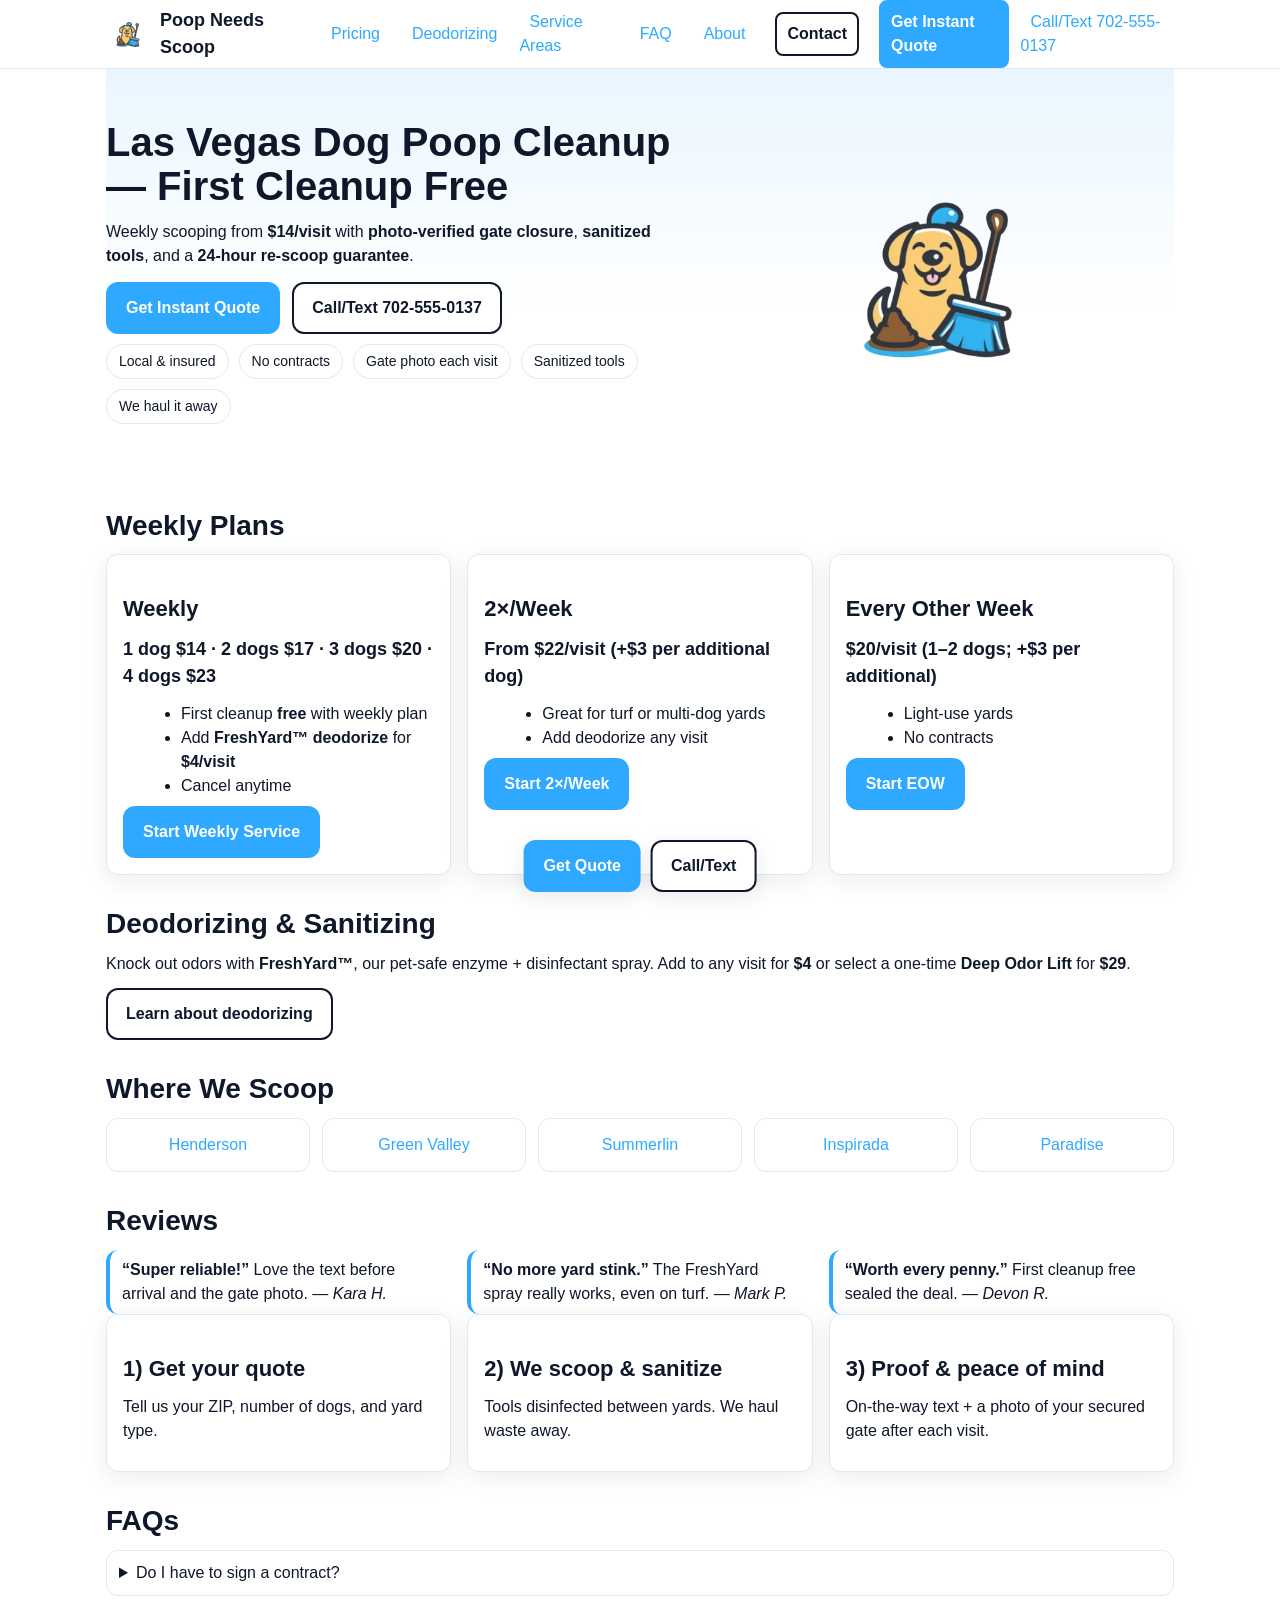
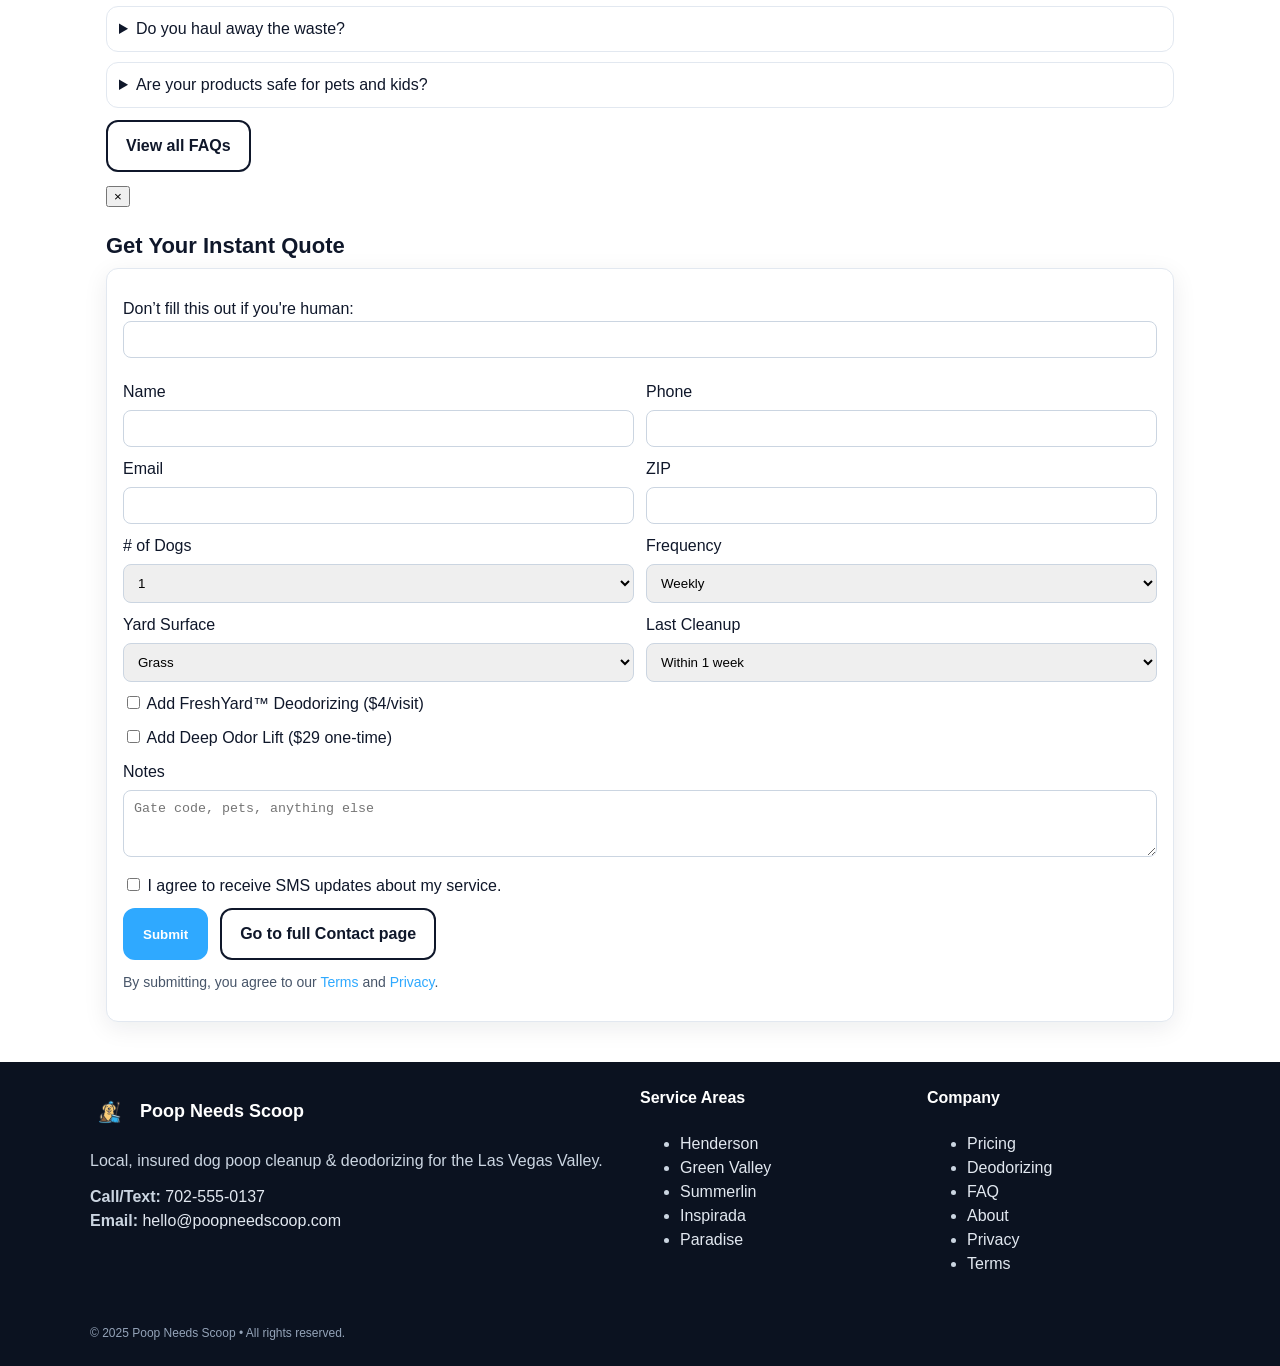
<file: index.html>
<!doctype html>
<html lang="en">
<head>
<meta charset="utf-8">
<meta name="viewport" content="width=device-width, initial-scale=1">
<title>Dog Poop Cleanup Las Vegas | First Cleanup Free – Poop Needs Scoop</title>
<meta name="description" content="Weekly pet waste removal from $14/visit. Gate‑photo proof, sanitized tools, no contracts. Serving Henderson, Green Valley, Summerlin, Inspirada & Paradise.">
<link rel="canonical" href="https://www.poopneedscoop.com/">
<link rel="icon" href="/favicon.ico">
<meta property="og:type" content="website">
<meta property="og:title" content="Dog Poop Cleanup Las Vegas | First Cleanup Free – Poop Needs Scoop">
<meta property="og:description" content="Weekly pet waste removal from $14/visit. Gate‑photo proof, sanitized tools, no contracts. Serving Henderson, Green Valley, Summerlin, Inspirada & Paradise.">
<meta property="og:url" content="https://www.poopneedscoop.com/">
<meta property="og:image" content="/assets/logo.png">
<meta name="theme-color" content="#2FA9FF">
<link rel="preload" as="image" href="/assets/logo.png">
<link rel="stylesheet" href="/assets/css/styles.css">
<script async src="https://www.googletagmanager.com/gtag/js?id=G-XXXXXXXXXX"></script>
<script>
  window.dataLayer = window.dataLayer || [];
  function gtag(){dataLayer.push(arguments);}
  gtag('js', new Date());
  gtag('config', 'G-XXXXXXXXXX');
</script>

</head>
<body>

<header class="site-header" role="banner">
  <div class="container nav">
    <a class="brand" href="/"><img src="/assets/logo.png" alt="Poop Needs Scoop logo" width="44" height="44"><span>Poop Needs Scoop</span></a>
    <button class="nav-toggle" aria-expanded="false" aria-controls="primary-nav" aria-label="Open menu">☰</button>
    <nav id="primary-nav" class="primary-nav" aria-label="Primary">
      <ul>
        <li><a href="/pricing/">Pricing</a></li>
        <li><a href="/deodorizing/">Deodorizing</a></li>
        <li class="has-sub"><a href="/service-areas/">Service Areas</a></li>
        <li><a href="/faq/">FAQ</a></li>
        <li><a href="/about/">About</a></li>
        <li><a class="btn btn-ghost" href="/contact/">Contact</a></li>
        <li><a class="btn btn-primary" data-cta="header-quote" href="/contact/">Get Instant Quote</a></li>
        <li class="phone"><a data-cta="header-call" href="tel:+1-702-555-0137">Call/Text 702-555-0137</a></li>
      </ul>
    </nav>
  </div>
</header>

<main class="container">

<section class="hero">
  <div class="container wrap">
    <div>
      <h1>Las Vegas Dog Poop Cleanup — First Cleanup Free</h1>
      <p>Weekly scooping from <strong>$14/visit</strong> with <strong>photo‑verified gate closure</strong>, <strong>sanitized tools</strong>, and a <strong>24‑hour re‑scoop guarantee</strong>.</p>
      <div class="cta-group">
        <a class="btn btn-primary" data-cta="hero-quote" href="/contact/" data-open="quote-modal">Get Instant Quote</a>
        <a class="btn btn-ghost" data-cta="hero-call" href="tel:+1-702-555-0137">Call/Text 702-555-0137</a>
      </div>
      <div class="badges">
        <span class="badge">Local & insured</span>
        <span class="badge">No contracts</span>
        <span class="badge">Gate photo each visit</span>
        <span class="badge">Sanitized tools</span>
        <span class="badge">We haul it away</span>
      </div>
    </div>
    <div>
      <img src="/assets/logo.png" alt="Poop Needs Scoop mascot" width="280" height="280" style="display:block;margin:auto;">
    </div>
  </div>
</section>

<section>
  <h2>Weekly Plans</h2>
  <div class="grid-3">
    <div class="card plan">
      <h3>Weekly</h3>
      <p class="plan-price">1 dog $14 · 2 dogs $17 · 3 dogs $20 · 4 dogs $23</p>
      <ul>
        <li>First cleanup <strong>free</strong> with weekly plan</li>
        <li>Add <strong>FreshYard™ deodorize</strong> for <strong>$4/visit</strong></li>
        <li>Cancel anytime</li>
      </ul>
      <a class="btn btn-primary" data-cta="plan-weekly" href="/contact/">Start Weekly Service</a>
    </div>
    <div class="card plan">
      <h3>2×/Week</h3>
      <p class="plan-price">From $22/visit (+$3 per additional dog)</p>
      <ul>
        <li>Great for turf or multi‑dog yards</li>
        <li>Add deodorize any visit</li>
      </ul>
      <a class="btn btn-primary" data-cta="plan-2x" href="/contact/">Start 2×/Week</a>
    </div>
    <div class="card plan">
      <h3>Every Other Week</h3>
      <p class="plan-price">$20/visit (1–2 dogs; +$3 per additional)</p>
      <ul>
        <li>Light‑use yards</li>
        <li>No contracts</li>
      </ul>
      <a class="btn btn-primary" data-cta="plan-eow" href="/contact/">Start EOW</a>
    </div>
  </div>
</section>

<section>
  <h2>Deodorizing & Sanitizing</h2>
  <p>Knock out odors with <strong>FreshYard™</strong>, our pet‑safe enzyme + disinfectant spray. Add to any visit for <strong>$4</strong> or select a one‑time <strong>Deep Odor Lift</strong> for <strong>$29</strong>.</p>
  <p><a class="btn btn-ghost" href="/deodorizing/" data-cta="home-deodorizing">Learn about deodorizing</a></p>
</section>

<section>
  <h2>Where We Scoop</h2>
  <div class="service-cards">
    <a href="/service-areas/henderson/">Henderson</a>
    <a href="/service-areas/green-valley/">Green Valley</a>
    <a href="/service-areas/summerlin/">Summerlin</a>
    <a href="/service-areas/inspirada/">Inspirada</a>
    <a href="/service-areas/paradise/">Paradise</a>
  </div>
</section>

<section>
  <h2>Reviews</h2>
  <div class="reviews">
    <div class="review"><strong>“Super reliable!”</strong> Love the text before arrival and the gate photo. — <em>Kara H.</em></div>
    <div class="review"><strong>“No more yard stink.”</strong> The FreshYard spray really works, even on turf. — <em>Mark P.</em></div>
    <div class="review"><strong>“Worth every penny.”</strong> First cleanup free sealed the deal. — <em>Devon R.</em></div>
  </div>
</section>

<section class="process">
  <div class="card">
    <h3>1) Get your quote</h3>
    <p>Tell us your ZIP, number of dogs, and yard type.</p>
  </div>
  <div class="card">
    <h3>2) We scoop & sanitize</h3>
    <p>Tools disinfected between yards. We haul waste away.</p>
  </div>
  <div class="card">
    <h3>3) Proof & peace of mind</h3>
    <p>On‑the‑way text + a photo of your secured gate after each visit.</p>
  </div>
</section>

<section class="faq">
  <h2>FAQs</h2>
  <details>
    <summary>Do I have to sign a contract?</summary>
    <p>No—cancel anytime. Our weekly plans are commitment‑free.</p>
  </details>
  <details>
    <summary>Do you haul away the waste?</summary>
    <p>Yes. We remove it from your property after each visit.</p>
  </details>
  <details>
    <summary>Are your products safe for pets and kids?</summary>
    <p>Yes. FreshYard™ uses an enzyme + disinfectant that is pet‑ and kid‑safe once dry.</p>
  </details>
  <p><a href="/faq/" class="btn btn-ghost" data-cta="faq-more">View all FAQs</a></p>
</section>

<!-- Quote modal (optional, JS opens it) -->
<div id="quote-modal" class="modal" aria-hidden="true">
  <div class="panel">
    <button class="close" aria-label="Close">×</button>
    <h3>Get Your Instant Quote</h3>
    <form name="instant-quote" method="POST" action="/thanks/" data-netlify="true" netlify-honeypot="bot-field">
      <input type="hidden" name="form-name" value="instant-quote">
      <p class="hidden"><label>Don’t fill this out if you're human: <input name="bot-field" /></label></p>
      <div class="form-row">
        <div><label for="name">Name</label><input id="name" name="Name" required></div>
        <div><label for="phone">Phone</label><input id="phone" name="Phone" required></div>
      </div>
      <div class="form-row">
        <div><label for="email">Email</label><input type="email" id="email" name="Email" required></div>
        <div><label for="zip">ZIP</label><input id="zip" name="ZIP" required pattern="\d5" inputmode="numeric"></div>
      </div>
      <div class="form-row">
        <div><label for="dogs"># of Dogs</label>
          <select id="dogs" name="Dogs">
            <option>1</option><option>2</option><option>3</option><option>4</option><option>5</option><option>6</option>
          </select></div>
        <div><label for="freq">Frequency</label>
          <select id="freq" name="Frequency">
            <option>Weekly</option><option>2×/Week</option><option>Every Other Week</option><option>One‑time</option>
          </select></div>
      </div>
      <div class="form-row">
        <div><label for="surface">Yard Surface</label>
          <select id="surface" name="Surface">
            <option>Grass</option><option>Turf</option><option>Rock</option><option>Mix</option>
          </select></div>
        <div><label for="last">Last Cleanup</label>
          <select id="last" name="Last Cleanup">
            <option>Within 1 week</option><option>1–2 weeks</option><option>&gt; 2 weeks</option>
          </select></div>
      </div>
      <label><input type="checkbox" name="Add Deodorizing" value="Yes" data-addon="FreshYard"> Add FreshYard™ Deodorizing ($4/visit)</label>
      <label><input type="checkbox" name="Deep Odor Lift" value="Yes" data-addon="Deep Odor"> Add Deep Odor Lift ($29 one‑time)</label>
      <label for="notes">Notes</label><textarea id="notes" name="Notes" rows="3" placeholder="Gate code, pets, anything else"></textarea>
      <label><input type="checkbox" name="SMS Opt-in" value="Yes"> I agree to receive SMS updates about my service.</label>
      <div class="form-actions"><button class="btn btn-primary" type="submit">Submit</button>
      <a class="btn btn-ghost" href="/contact/">Go to full Contact page</a></div>
      <p class="small">By submitting, you agree to our <a href="/terms/">Terms</a> and <a href="/privacy/">Privacy</a>.</p>
    </form>
  </div>
</div>

<script type="application/ld+json">
{
  "@context":"https://schema.org",
  "@type":"LocalBusiness",
  "@id":"https://www.poopneedscoop.com/#business",
  "name":"Poop Needs Scoop",
  "image":"https://www.poopneedscoop.com/assets/logo.png",
  "url":"https://www.poopneedscoop.com/",
  "telephone":"+1-702-555-0137",
  "priceRange":"$$",
  "description":"Dog poop cleanup and yard deodorizing service in the Las Vegas Valley. First cleanup free with weekly plans. No contracts.",
  "areaServed":[
    {"@type":"City","name":"Las Vegas"},
    {"@type":"City","name":"Henderson"},
    {"@type":"AdministrativeArea","name":"Green Valley"},
    {"@type":"AdministrativeArea","name":"Summerlin"},
    {"@type":"AdministrativeArea","name":"Inspirada"},
    {"@type":"AdministrativeArea","name":"Paradise"}
  ],
  "openingHoursSpecification":[
    {"@type":"OpeningHoursSpecification","dayOfWeek":["Monday","Tuesday","Wednesday","Thursday","Friday"],"opens":"08:00","closes":"18:00"},
    {"@type":"OpeningHoursSpecification","dayOfWeek":["Saturday"],"opens":"09:00","closes":"15:00"}
  ]
}
</script>

</main>

<footer class="site-footer">
  <div class="container footer-grid">
    <div>
      <a class="brand" href="/"><img src="/assets/logo.png" width="40" height="40" alt="Poop Needs Scoop logo"><span>Poop Needs Scoop</span></a>
      <p>Local, insured dog poop cleanup & deodorizing for the Las Vegas Valley.</p>
      <p><strong>Call/Text:</strong> <a href="tel:+1-702-555-0137" data-track="click_call">702-555-0137</a><br>
      <strong>Email:</strong> <a href="mailto:hello@poopneedscoop.com">hello@poopneedscoop.com</a></p>
    </div>
    <div>
      <h4>Service Areas</h4>
      <ul>
        <li><a href="/service-areas/henderson/">Henderson</a></li>
        <li><a href="/service-areas/green-valley/">Green Valley</a></li>
        <li><a href="/service-areas/summerlin/">Summerlin</a></li>
        <li><a href="/service-areas/inspirada/">Inspirada</a></li>
        <li><a href="/service-areas/paradise/">Paradise</a></li>
      </ul>
    </div>
    <div>
      <h4>Company</h4>
      <ul>
        <li><a href="/pricing/">Pricing</a></li>
        <li><a href="/deodorizing/">Deodorizing</a></li>
        <li><a href="/faq/">FAQ</a></li>
        <li><a href="/about/">About</a></li>
        <li><a href="/privacy/">Privacy</a></li>
        <li><a href="/terms/">Terms</a></li>
      </ul>
    </div>
  </div>
  <div class="container tiny">© 2025 Poop Needs Scoop • All rights reserved.</div>
</footer>
<div class="sticky-cta">
  <a class="btn btn-primary" data-cta="sticky-quote" href="/contact/">Get Quote</a>
  <a class="btn btn-ghost" data-cta="sticky-call" href="tel:+1-702-555-0137">Call/Text</a>
</div>
<script src="/assets/js/app.js"></script>

</body>
</html>
</file>
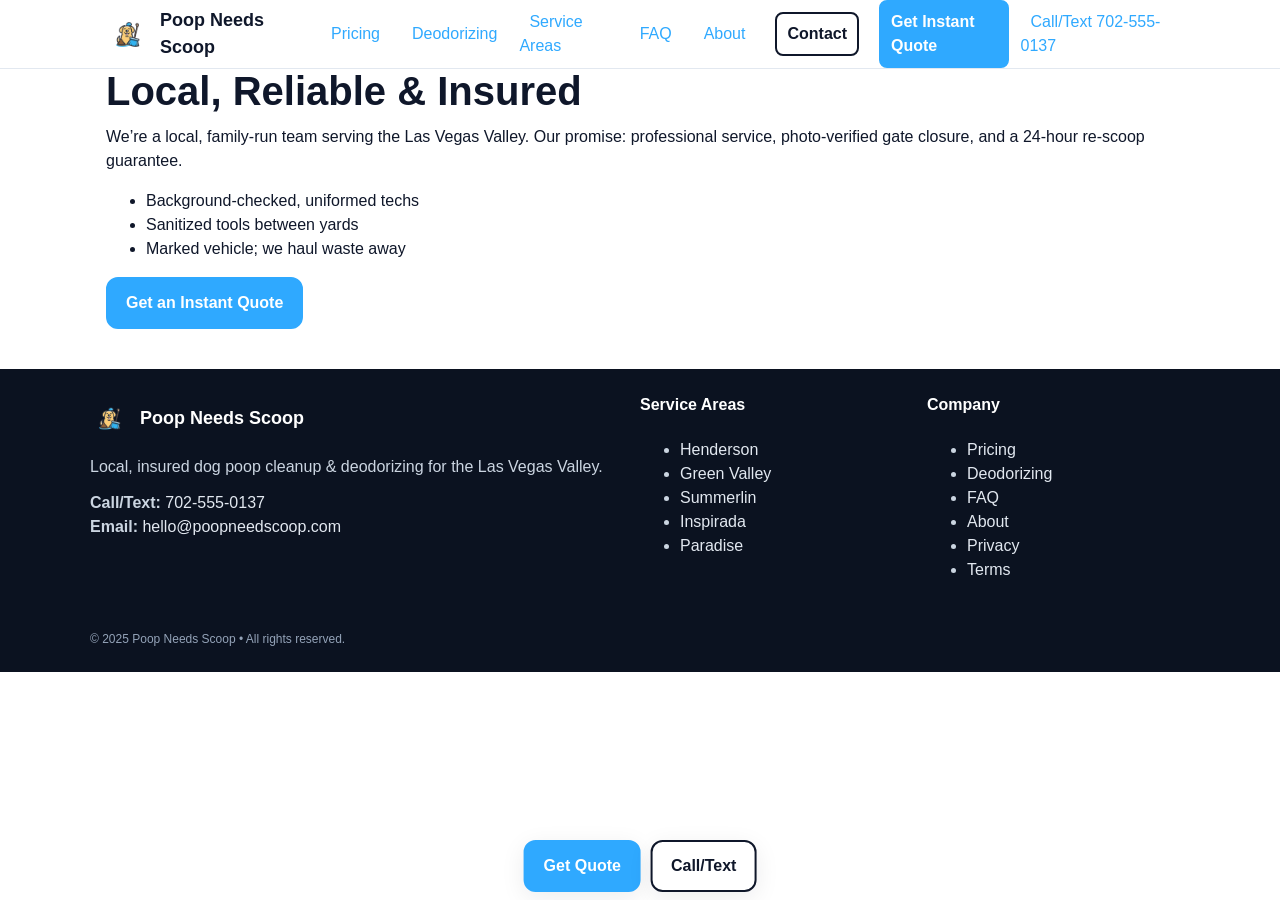
<file: about/index.html>
<!doctype html>
<html lang="en">
<head>
<meta charset="utf-8">
<meta name="viewport" content="width=device-width, initial-scale=1">
<title>About Poop Needs Scoop | Local, Insured Pet Waste Removal</title>
<meta name="description" content="Family‑run Las Vegas pooper scooper service. Photo‑verified gate closure and a 24‑hour re‑scoop guarantee.">
<link rel="canonical" href="https://www.poopneedscoop.com/about/">
<link rel="icon" href="/favicon.ico">
<meta property="og:type" content="website">
<meta property="og:title" content="About Poop Needs Scoop | Local, Insured Pet Waste Removal">
<meta property="og:description" content="Family‑run Las Vegas pooper scooper service. Photo‑verified gate closure and a 24‑hour re‑scoop guarantee.">
<meta property="og:url" content="https://www.poopneedscoop.com/about/">
<meta property="og:image" content="/assets/logo.png">
<meta name="theme-color" content="#2FA9FF">
<link rel="preload" as="image" href="/assets/logo.png">
<link rel="stylesheet" href="/assets/css/styles.css">
<script async src="https://www.googletagmanager.com/gtag/js?id=G-XXXXXXXXXX"></script>
<script>
  window.dataLayer = window.dataLayer || [];
  function gtag(){dataLayer.push(arguments);}
  gtag('js', new Date());
  gtag('config', 'G-XXXXXXXXXX');
</script>

</head>
<body>

<header class="site-header" role="banner">
  <div class="container nav">
    <a class="brand" href="/"><img src="/assets/logo.png" alt="Poop Needs Scoop logo" width="44" height="44"><span>Poop Needs Scoop</span></a>
    <button class="nav-toggle" aria-expanded="false" aria-controls="primary-nav" aria-label="Open menu">☰</button>
    <nav id="primary-nav" class="primary-nav" aria-label="Primary">
      <ul>
        <li><a href="/pricing/">Pricing</a></li>
        <li><a href="/deodorizing/">Deodorizing</a></li>
        <li class="has-sub"><a href="/service-areas/">Service Areas</a></li>
        <li><a href="/faq/">FAQ</a></li>
        <li><a href="/about/">About</a></li>
        <li><a class="btn btn-ghost" href="/contact/">Contact</a></li>
        <li><a class="btn btn-primary" data-cta="header-quote" href="/contact/">Get Instant Quote</a></li>
        <li class="phone"><a data-cta="header-call" href="tel:+1-702-555-0137">Call/Text 702-555-0137</a></li>
      </ul>
    </nav>
  </div>
</header>

<main class="container">

<section>
  <h1>Local, Reliable & Insured</h1>
  <p>We’re a local, family‑run team serving the Las Vegas Valley. Our promise: professional service, photo‑verified gate closure, and a 24‑hour re‑scoop guarantee.</p>
  <ul>
    <li>Background‑checked, uniformed techs</li>
    <li>Sanitized tools between yards</li>
    <li>Marked vehicle; we haul waste away</li>
  </ul>
  <p><a class="btn btn-primary" href="/contact/" data-cta="about-quote">Get an Instant Quote</a></p>
</section>

</main>

<footer class="site-footer">
  <div class="container footer-grid">
    <div>
      <a class="brand" href="/"><img src="/assets/logo.png" width="40" height="40" alt="Poop Needs Scoop logo"><span>Poop Needs Scoop</span></a>
      <p>Local, insured dog poop cleanup & deodorizing for the Las Vegas Valley.</p>
      <p><strong>Call/Text:</strong> <a href="tel:+1-702-555-0137" data-track="click_call">702-555-0137</a><br>
      <strong>Email:</strong> <a href="mailto:hello@poopneedscoop.com">hello@poopneedscoop.com</a></p>
    </div>
    <div>
      <h4>Service Areas</h4>
      <ul>
        <li><a href="/service-areas/henderson/">Henderson</a></li>
        <li><a href="/service-areas/green-valley/">Green Valley</a></li>
        <li><a href="/service-areas/summerlin/">Summerlin</a></li>
        <li><a href="/service-areas/inspirada/">Inspirada</a></li>
        <li><a href="/service-areas/paradise/">Paradise</a></li>
      </ul>
    </div>
    <div>
      <h4>Company</h4>
      <ul>
        <li><a href="/pricing/">Pricing</a></li>
        <li><a href="/deodorizing/">Deodorizing</a></li>
        <li><a href="/faq/">FAQ</a></li>
        <li><a href="/about/">About</a></li>
        <li><a href="/privacy/">Privacy</a></li>
        <li><a href="/terms/">Terms</a></li>
      </ul>
    </div>
  </div>
  <div class="container tiny">© 2025 Poop Needs Scoop • All rights reserved.</div>
</footer>
<div class="sticky-cta">
  <a class="btn btn-primary" data-cta="sticky-quote" href="/contact/">Get Quote</a>
  <a class="btn btn-ghost" data-cta="sticky-call" href="tel:+1-702-555-0137">Call/Text</a>
</div>
<script src="/assets/js/app.js"></script>

</body>
</html>
</file>
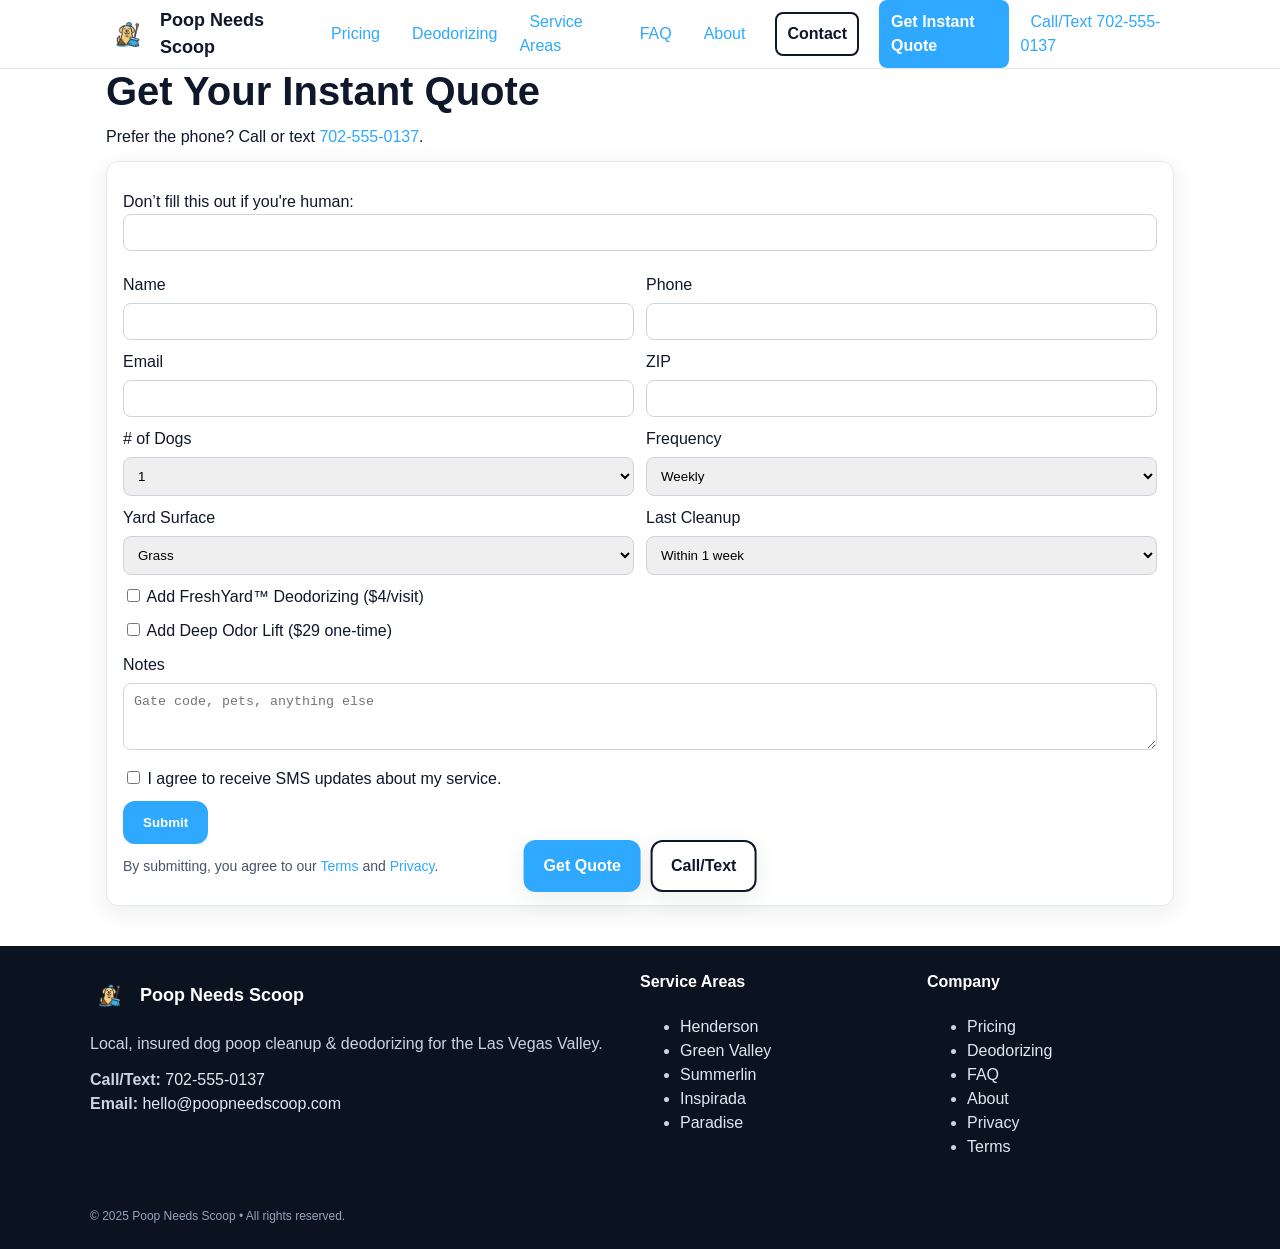
<file: contact/index.html>
<!doctype html>
<html lang="en">
<head>
<meta charset="utf-8">
<meta name="viewport" content="width=device-width, initial-scale=1">
<title>Get an Instant Quote | Call/Text 702‑555‑0137</title>
<meta name="description" content="Enter your ZIP and # of dogs for a fast quote. Or call/text us—no contracts, first cleanup free with weekly service.">
<link rel="canonical" href="https://www.poopneedscoop.com/contact/">
<link rel="icon" href="/favicon.ico">
<meta property="og:type" content="website">
<meta property="og:title" content="Get an Instant Quote | Call/Text 702‑555‑0137">
<meta property="og:description" content="Enter your ZIP and # of dogs for a fast quote. Or call/text us—no contracts, first cleanup free with weekly service.">
<meta property="og:url" content="https://www.poopneedscoop.com/contact/">
<meta property="og:image" content="/assets/logo.png">
<meta name="theme-color" content="#2FA9FF">
<link rel="preload" as="image" href="/assets/logo.png">
<link rel="stylesheet" href="/assets/css/styles.css">
<script async src="https://www.googletagmanager.com/gtag/js?id=G-XXXXXXXXXX"></script>
<script>
  window.dataLayer = window.dataLayer || [];
  function gtag(){dataLayer.push(arguments);}
  gtag('js', new Date());
  gtag('config', 'G-XXXXXXXXXX');
</script>

</head>
<body>

<header class="site-header" role="banner">
  <div class="container nav">
    <a class="brand" href="/"><img src="/assets/logo.png" alt="Poop Needs Scoop logo" width="44" height="44"><span>Poop Needs Scoop</span></a>
    <button class="nav-toggle" aria-expanded="false" aria-controls="primary-nav" aria-label="Open menu">☰</button>
    <nav id="primary-nav" class="primary-nav" aria-label="Primary">
      <ul>
        <li><a href="/pricing/">Pricing</a></li>
        <li><a href="/deodorizing/">Deodorizing</a></li>
        <li class="has-sub"><a href="/service-areas/">Service Areas</a></li>
        <li><a href="/faq/">FAQ</a></li>
        <li><a href="/about/">About</a></li>
        <li><a class="btn btn-ghost" href="/contact/">Contact</a></li>
        <li><a class="btn btn-primary" data-cta="header-quote" href="/contact/">Get Instant Quote</a></li>
        <li class="phone"><a data-cta="header-call" href="tel:+1-702-555-0137">Call/Text 702-555-0137</a></li>
      </ul>
    </nav>
  </div>
</header>

<main class="container">

<section>
  <h1>Get Your Instant Quote</h1>
  <p>Prefer the phone? Call or text <a href="tel:+1-702-555-0137">702-555-0137</a>.</p>
  <form name="instant-quote" method="POST" action="/thanks/" data-netlify="true" netlify-honeypot="bot-field">
    <input type="hidden" name="form-name" value="instant-quote">
    <p class="hidden"><label>Don’t fill this out if you're human: <input name="bot-field" /></label></p>
    <div class="form-row">
      <div><label for="name">Name</label><input id="name" name="Name" required></div>
      <div><label for="phone">Phone</label><input id="phone" name="Phone" required></div>
    </div>
    <div class="form-row">
      <div><label for="email">Email</label><input type="email" id="email" name="Email" required></div>
      <div><label for="zip">ZIP</label><input id="zip" name="ZIP" required pattern="\d{5}" inputmode="numeric"></div>
    </div>
    <div class="form-row">
      <div><label for="dogs"># of Dogs</label>
        <select id="dogs" name="Dogs"><option>1</option><option>2</option><option>3</option><option>4</option><option>5</option><option>6</option></select></div>
      <div><label for="freq">Frequency</label>
        <select id="freq" name="Frequency"><option>Weekly</option><option>2×/Week</option><option>Every Other Week</option><option>One‑time</option></select></div>
    </div>
    <div class="form-row">
      <div><label for="surface">Yard Surface</label>
        <select id="surface" name="Surface"><option>Grass</option><option>Turf</option><option>Rock</option><option>Mix</option></select></div>
      <div><label for="last">Last Cleanup</label>
        <select id="last" name="Last Cleanup"><option>Within 1 week</option><option>1–2 weeks</option><option>&gt; 2 weeks</option></select></div>
    </div>
    <label><input type="checkbox" name="Add Deodorizing" value="Yes" data-addon="FreshYard"> Add FreshYard™ Deodorizing ($4/visit)</label>
    <label><input type="checkbox" name="Deep Odor Lift" value="Yes" data-addon="Deep Odor"> Add Deep Odor Lift ($29 one‑time)</label>
    <label for="notes">Notes</label><textarea id="notes" name="Notes" rows="3" placeholder="Gate code, pets, anything else"></textarea>
    <label><input type="checkbox" name="SMS Opt-in" value="Yes"> I agree to receive SMS updates about my service.</label>
    <div class="form-actions"><button class="btn btn-primary" type="submit">Submit</button></div>
    <p class="small">By submitting, you agree to our <a href="/terms/">Terms</a> and <a href="/privacy/">Privacy</a>.</p>
  </form>
</section>

</main>

<footer class="site-footer">
  <div class="container footer-grid">
    <div>
      <a class="brand" href="/"><img src="/assets/logo.png" width="40" height="40" alt="Poop Needs Scoop logo"><span>Poop Needs Scoop</span></a>
      <p>Local, insured dog poop cleanup & deodorizing for the Las Vegas Valley.</p>
      <p><strong>Call/Text:</strong> <a href="tel:+1-702-555-0137" data-track="click_call">702-555-0137</a><br>
      <strong>Email:</strong> <a href="mailto:hello@poopneedscoop.com">hello@poopneedscoop.com</a></p>
    </div>
    <div>
      <h4>Service Areas</h4>
      <ul>
        <li><a href="/service-areas/henderson/">Henderson</a></li>
        <li><a href="/service-areas/green-valley/">Green Valley</a></li>
        <li><a href="/service-areas/summerlin/">Summerlin</a></li>
        <li><a href="/service-areas/inspirada/">Inspirada</a></li>
        <li><a href="/service-areas/paradise/">Paradise</a></li>
      </ul>
    </div>
    <div>
      <h4>Company</h4>
      <ul>
        <li><a href="/pricing/">Pricing</a></li>
        <li><a href="/deodorizing/">Deodorizing</a></li>
        <li><a href="/faq/">FAQ</a></li>
        <li><a href="/about/">About</a></li>
        <li><a href="/privacy/">Privacy</a></li>
        <li><a href="/terms/">Terms</a></li>
      </ul>
    </div>
  </div>
  <div class="container tiny">© 2025 Poop Needs Scoop • All rights reserved.</div>
</footer>
<div class="sticky-cta">
  <a class="btn btn-primary" data-cta="sticky-quote" href="/contact/">Get Quote</a>
  <a class="btn btn-ghost" data-cta="sticky-call" href="tel:+1-702-555-0137">Call/Text</a>
</div>
<script src="/assets/js/app.js"></script>

</body>
</html>
</file>
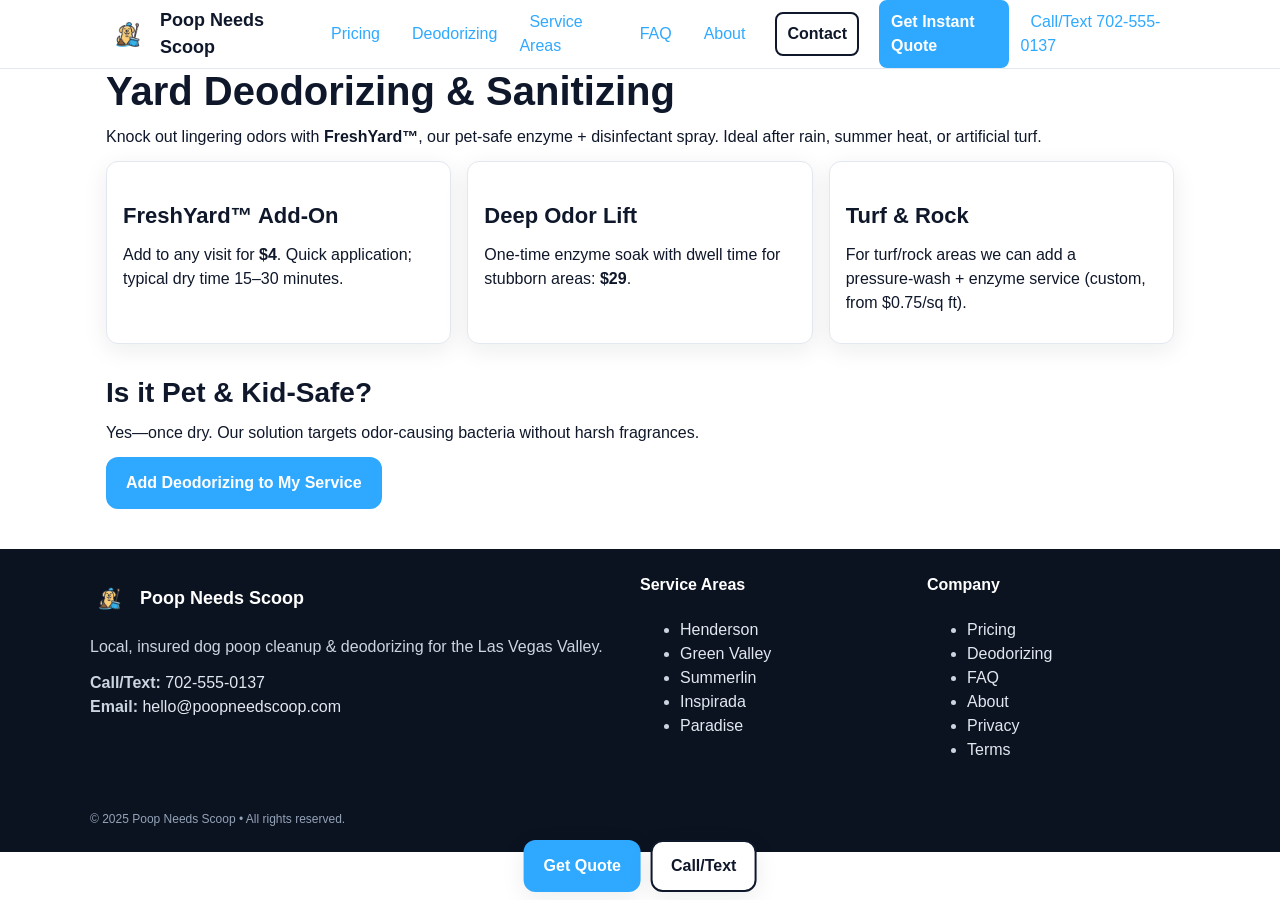
<file: deodorizing/index.html>
<!doctype html>
<html lang="en">
<head>
<meta charset="utf-8">
<meta name="viewport" content="width=device-width, initial-scale=1">
<title>Yard Deodorizing & Sanitizing Las Vegas | Pet‑Safe Odor Control</title>
<meta name="description" content="Knock out odors with enzyme + disinfectant. Add to weekly service for $4/visit or choose Deep Odor Lift for $29. Safe for pets & kids once dry.">
<link rel="canonical" href="https://www.poopneedscoop.com/deodorizing/">
<link rel="icon" href="/favicon.ico">
<meta property="og:type" content="website">
<meta property="og:title" content="Yard Deodorizing & Sanitizing Las Vegas | Pet‑Safe Odor Control">
<meta property="og:description" content="Knock out odors with enzyme + disinfectant. Add to weekly service for $4/visit or choose Deep Odor Lift for $29. Safe for pets & kids once dry.">
<meta property="og:url" content="https://www.poopneedscoop.com/deodorizing/">
<meta property="og:image" content="/assets/logo.png">
<meta name="theme-color" content="#2FA9FF">
<link rel="preload" as="image" href="/assets/logo.png">
<link rel="stylesheet" href="/assets/css/styles.css">
<script async src="https://www.googletagmanager.com/gtag/js?id=G-XXXXXXXXXX"></script>
<script>
  window.dataLayer = window.dataLayer || [];
  function gtag(){dataLayer.push(arguments);}
  gtag('js', new Date());
  gtag('config', 'G-XXXXXXXXXX');
</script>

</head>
<body>

<header class="site-header" role="banner">
  <div class="container nav">
    <a class="brand" href="/"><img src="/assets/logo.png" alt="Poop Needs Scoop logo" width="44" height="44"><span>Poop Needs Scoop</span></a>
    <button class="nav-toggle" aria-expanded="false" aria-controls="primary-nav" aria-label="Open menu">☰</button>
    <nav id="primary-nav" class="primary-nav" aria-label="Primary">
      <ul>
        <li><a href="/pricing/">Pricing</a></li>
        <li><a href="/deodorizing/">Deodorizing</a></li>
        <li class="has-sub"><a href="/service-areas/">Service Areas</a></li>
        <li><a href="/faq/">FAQ</a></li>
        <li><a href="/about/">About</a></li>
        <li><a class="btn btn-ghost" href="/contact/">Contact</a></li>
        <li><a class="btn btn-primary" data-cta="header-quote" href="/contact/">Get Instant Quote</a></li>
        <li class="phone"><a data-cta="header-call" href="tel:+1-702-555-0137">Call/Text 702-555-0137</a></li>
      </ul>
    </nav>
  </div>
</header>

<main class="container">

<section>
  <h1>Yard Deodorizing & Sanitizing</h1>
  <p>Knock out lingering odors with <strong>FreshYard™</strong>, our pet‑safe enzyme + disinfectant spray. Ideal after rain, summer heat, or artificial turf.</p>
  <div class="grid-3">
    <div class="card"><h3>FreshYard™ Add‑On</h3><p>Add to any visit for <strong>$4</strong>. Quick application; typical dry time 15–30 minutes.</p></div>
    <div class="card"><h3>Deep Odor Lift</h3><p>One‑time enzyme soak with dwell time for stubborn areas: <strong>$29</strong>.</p></div>
    <div class="card"><h3>Turf & Rock</h3><p>For turf/rock areas we can add a pressure‑wash + enzyme service (custom, from $0.75/sq ft).</p></div>
  </div>
  <h2>Is it Pet & Kid‑Safe?</h2>
  <p>Yes—once dry. Our solution targets odor‑causing bacteria without harsh fragrances.</p>
  <p><a class="btn btn-primary" href="/contact/" data-cta="deo-quote">Add Deodorizing to My Service</a></p>
</section>

<script type="application/ld+json">
{
  "@context": "https://schema.org",
  "@type": "Service",
  "serviceType": "Yard deodorizing and sanitizing",
  "provider": {"@id":"https://www.poopneedscoop.com/#business"},
  "areaServed":{"@type":"City","name":"Las Vegas"},
  "offers": [
    {"@type":"Offer","name":"FreshYard™ Deodorize","priceCurrency":"USD","price":"4","priceSpecification":{"@type":"UnitPriceSpecification","price":"4","unitText":"per visit"}},
    {"@type":"Offer","name":"Deep Odor Lift","priceCurrency":"USD","price":"29"}
  ]
}
</script>

</main>

<footer class="site-footer">
  <div class="container footer-grid">
    <div>
      <a class="brand" href="/"><img src="/assets/logo.png" width="40" height="40" alt="Poop Needs Scoop logo"><span>Poop Needs Scoop</span></a>
      <p>Local, insured dog poop cleanup & deodorizing for the Las Vegas Valley.</p>
      <p><strong>Call/Text:</strong> <a href="tel:+1-702-555-0137" data-track="click_call">702-555-0137</a><br>
      <strong>Email:</strong> <a href="mailto:hello@poopneedscoop.com">hello@poopneedscoop.com</a></p>
    </div>
    <div>
      <h4>Service Areas</h4>
      <ul>
        <li><a href="/service-areas/henderson/">Henderson</a></li>
        <li><a href="/service-areas/green-valley/">Green Valley</a></li>
        <li><a href="/service-areas/summerlin/">Summerlin</a></li>
        <li><a href="/service-areas/inspirada/">Inspirada</a></li>
        <li><a href="/service-areas/paradise/">Paradise</a></li>
      </ul>
    </div>
    <div>
      <h4>Company</h4>
      <ul>
        <li><a href="/pricing/">Pricing</a></li>
        <li><a href="/deodorizing/">Deodorizing</a></li>
        <li><a href="/faq/">FAQ</a></li>
        <li><a href="/about/">About</a></li>
        <li><a href="/privacy/">Privacy</a></li>
        <li><a href="/terms/">Terms</a></li>
      </ul>
    </div>
  </div>
  <div class="container tiny">© 2025 Poop Needs Scoop • All rights reserved.</div>
</footer>
<div class="sticky-cta">
  <a class="btn btn-primary" data-cta="sticky-quote" href="/contact/">Get Quote</a>
  <a class="btn btn-ghost" data-cta="sticky-call" href="tel:+1-702-555-0137">Call/Text</a>
</div>
<script src="/assets/js/app.js"></script>

</body>
</html>
</file>
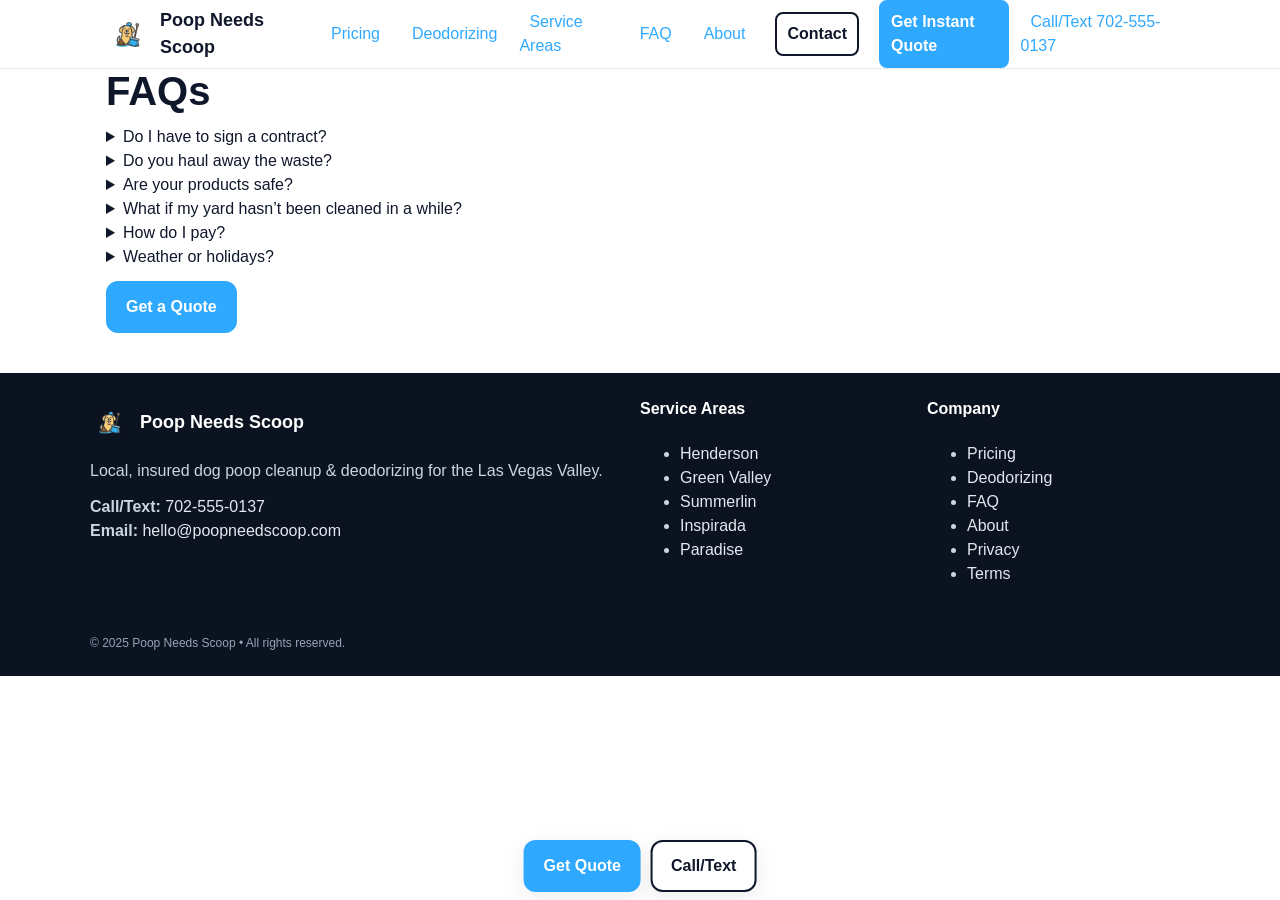
<file: faq/index.html>
<!doctype html>
<html lang="en">
<head>
<meta charset="utf-8">
<meta name="viewport" content="width=device-width, initial-scale=1">
<title>Pooper Scooper FAQs | Poop Needs Scoop – Las Vegas</title>
<meta name="description" content="Contracts, haul‑away policy, deodorizing safety, missed‑spot guarantee, payments and more.">
<link rel="canonical" href="https://www.poopneedscoop.com/faq/">
<link rel="icon" href="/favicon.ico">
<meta property="og:type" content="website">
<meta property="og:title" content="Pooper Scooper FAQs | Poop Needs Scoop – Las Vegas">
<meta property="og:description" content="Contracts, haul‑away policy, deodorizing safety, missed‑spot guarantee, payments and more.">
<meta property="og:url" content="https://www.poopneedscoop.com/faq/">
<meta property="og:image" content="/assets/logo.png">
<meta name="theme-color" content="#2FA9FF">
<link rel="preload" as="image" href="/assets/logo.png">
<link rel="stylesheet" href="/assets/css/styles.css">
<script async src="https://www.googletagmanager.com/gtag/js?id=G-XXXXXXXXXX"></script>
<script>
  window.dataLayer = window.dataLayer || [];
  function gtag(){dataLayer.push(arguments);}
  gtag('js', new Date());
  gtag('config', 'G-XXXXXXXXXX');
</script>

</head>
<body>

<header class="site-header" role="banner">
  <div class="container nav">
    <a class="brand" href="/"><img src="/assets/logo.png" alt="Poop Needs Scoop logo" width="44" height="44"><span>Poop Needs Scoop</span></a>
    <button class="nav-toggle" aria-expanded="false" aria-controls="primary-nav" aria-label="Open menu">☰</button>
    <nav id="primary-nav" class="primary-nav" aria-label="Primary">
      <ul>
        <li><a href="/pricing/">Pricing</a></li>
        <li><a href="/deodorizing/">Deodorizing</a></li>
        <li class="has-sub"><a href="/service-areas/">Service Areas</a></li>
        <li><a href="/faq/">FAQ</a></li>
        <li><a href="/about/">About</a></li>
        <li><a class="btn btn-ghost" href="/contact/">Contact</a></li>
        <li><a class="btn btn-primary" data-cta="header-quote" href="/contact/">Get Instant Quote</a></li>
        <li class="phone"><a data-cta="header-call" href="tel:+1-702-555-0137">Call/Text 702-555-0137</a></li>
      </ul>
    </nav>
  </div>
</header>

<main class="container">

<section>
  <h1>FAQs</h1>
  <details><summary>Do I have to sign a contract?</summary><p>No. Cancel anytime.</p></details>
  <details><summary>Do you haul away the waste?</summary><p>Yes. We remove it from your property after each visit.</p></details>
  <details><summary>Are your products safe?</summary><p>Yes. Our enzyme + disinfectant solution is pet‑ and kid‑safe once dry.</p></details>
  <details><summary>What if my yard hasn’t been cleaned in a while?</summary><p>We’ll do an initial cleanup tiered by yard size and accumulation.</p></details>
  <details><summary>How do I pay?</summary><p>Monthly auto‑billing by card. We can also send invoices for one‑time cleanups.</p></details>
  <details><summary>Weather or holidays?</summary><p>We’ll text you about any changes and reschedule promptly.</p></details>
  <p><a class="btn btn-primary" href="/contact/" data-cta="faq-quote">Get a Quote</a></p>
</section>

<script type="application/ld+json">
{
  "@context":"https://schema.org",
  "@type":"FAQPage",
  "mainEntity":[
    {"@type":"Question","name":"Do I have to sign a contract?","acceptedAnswer":{"@type":"Answer","text":"No. We offer cancel‑anytime weekly plans with no contracts."}},
    {"@type":"Question","name":"Do you haul away the waste?","acceptedAnswer":{"@type":"Answer","text":"Yes, we remove the bagged waste from your property after each visit."}},
    {"@type":"Question","name":"Are your products safe for pets and kids?","acceptedAnswer":{"@type":"Answer","text":"Yes. Our enzyme + disinfectant spray is pet‑ and kid‑safe once dry."}},
    {"@type":"Question","name":"What if my yard hasn’t been cleaned in a while?","acceptedAnswer":{"@type":"Answer","text":"We’ll perform an initial cleanup tiered by yard size and accumulation before starting routine service."}}
  ]
}
</script>

</main>

<footer class="site-footer">
  <div class="container footer-grid">
    <div>
      <a class="brand" href="/"><img src="/assets/logo.png" width="40" height="40" alt="Poop Needs Scoop logo"><span>Poop Needs Scoop</span></a>
      <p>Local, insured dog poop cleanup & deodorizing for the Las Vegas Valley.</p>
      <p><strong>Call/Text:</strong> <a href="tel:+1-702-555-0137" data-track="click_call">702-555-0137</a><br>
      <strong>Email:</strong> <a href="mailto:hello@poopneedscoop.com">hello@poopneedscoop.com</a></p>
    </div>
    <div>
      <h4>Service Areas</h4>
      <ul>
        <li><a href="/service-areas/henderson/">Henderson</a></li>
        <li><a href="/service-areas/green-valley/">Green Valley</a></li>
        <li><a href="/service-areas/summerlin/">Summerlin</a></li>
        <li><a href="/service-areas/inspirada/">Inspirada</a></li>
        <li><a href="/service-areas/paradise/">Paradise</a></li>
      </ul>
    </div>
    <div>
      <h4>Company</h4>
      <ul>
        <li><a href="/pricing/">Pricing</a></li>
        <li><a href="/deodorizing/">Deodorizing</a></li>
        <li><a href="/faq/">FAQ</a></li>
        <li><a href="/about/">About</a></li>
        <li><a href="/privacy/">Privacy</a></li>
        <li><a href="/terms/">Terms</a></li>
      </ul>
    </div>
  </div>
  <div class="container tiny">© 2025 Poop Needs Scoop • All rights reserved.</div>
</footer>
<div class="sticky-cta">
  <a class="btn btn-primary" data-cta="sticky-quote" href="/contact/">Get Quote</a>
  <a class="btn btn-ghost" data-cta="sticky-call" href="tel:+1-702-555-0137">Call/Text</a>
</div>
<script src="/assets/js/app.js"></script>

</body>
</html>
</file>
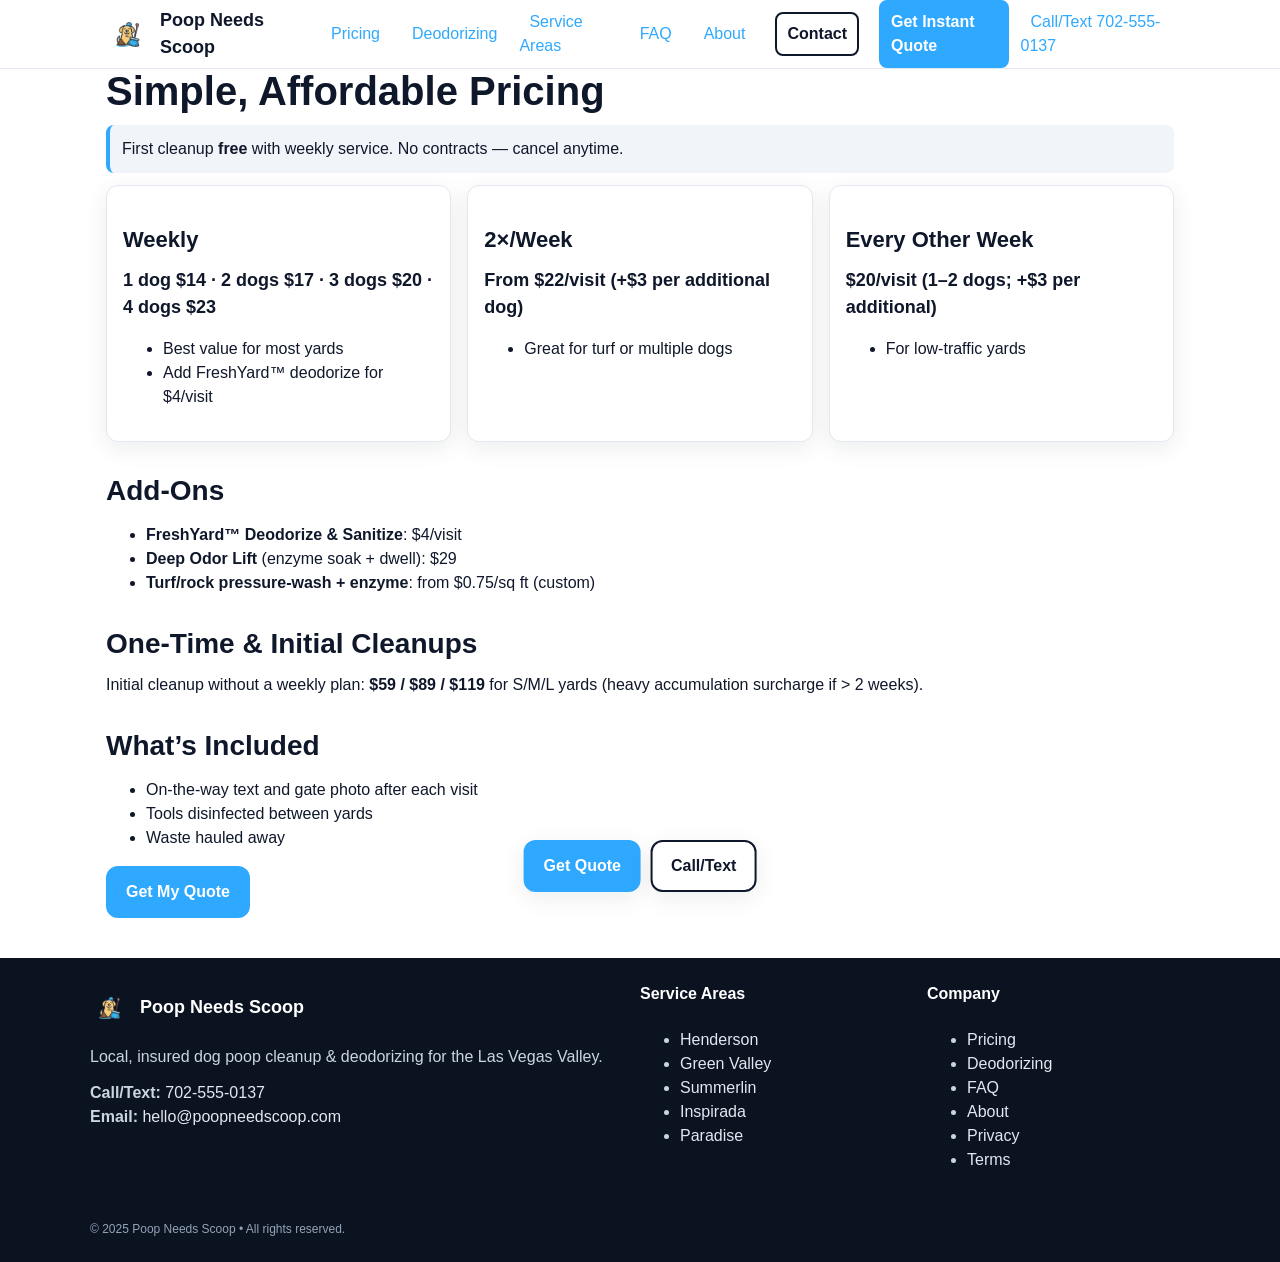
<file: pricing/index.html>
<!doctype html>
<html lang="en">
<head>
<meta charset="utf-8">
<meta name="viewport" content="width=device-width, initial-scale=1">
<title>Pooper Scooper Pricing in Las Vegas | From $14/visit</title>
<meta name="description" content="Clear weekly, 2×/week and every‑other‑week plans. First cleanup free with weekly service. Add FreshYard™ deodorizing for $4/visit.">
<link rel="canonical" href="https://www.poopneedscoop.com/pricing/">
<link rel="icon" href="/favicon.ico">
<meta property="og:type" content="website">
<meta property="og:title" content="Pooper Scooper Pricing in Las Vegas | From $14/visit">
<meta property="og:description" content="Clear weekly, 2×/week and every‑other‑week plans. First cleanup free with weekly service. Add FreshYard™ deodorizing for $4/visit.">
<meta property="og:url" content="https://www.poopneedscoop.com/pricing/">
<meta property="og:image" content="/assets/logo.png">
<meta name="theme-color" content="#2FA9FF">
<link rel="preload" as="image" href="/assets/logo.png">
<link rel="stylesheet" href="/assets/css/styles.css">
<script async src="https://www.googletagmanager.com/gtag/js?id=G-XXXXXXXXXX"></script>
<script>
  window.dataLayer = window.dataLayer || [];
  function gtag(){dataLayer.push(arguments);}
  gtag('js', new Date());
  gtag('config', 'G-XXXXXXXXXX');
</script>

</head>
<body>

<header class="site-header" role="banner">
  <div class="container nav">
    <a class="brand" href="/"><img src="/assets/logo.png" alt="Poop Needs Scoop logo" width="44" height="44"><span>Poop Needs Scoop</span></a>
    <button class="nav-toggle" aria-expanded="false" aria-controls="primary-nav" aria-label="Open menu">☰</button>
    <nav id="primary-nav" class="primary-nav" aria-label="Primary">
      <ul>
        <li><a href="/pricing/">Pricing</a></li>
        <li><a href="/deodorizing/">Deodorizing</a></li>
        <li class="has-sub"><a href="/service-areas/">Service Areas</a></li>
        <li><a href="/faq/">FAQ</a></li>
        <li><a href="/about/">About</a></li>
        <li><a class="btn btn-ghost" href="/contact/">Contact</a></li>
        <li><a class="btn btn-primary" data-cta="header-quote" href="/contact/">Get Instant Quote</a></li>
        <li class="phone"><a data-cta="header-call" href="tel:+1-702-555-0137">Call/Text 702-555-0137</a></li>
      </ul>
    </nav>
  </div>
</header>

<main class="container">

<section>
  <h1>Simple, Affordable Pricing</h1>
  <p class="notice">First cleanup <strong>free</strong> with weekly service. No contracts — cancel anytime.</p>
  <div class="grid-3">
    <div class="card">
      <h3>Weekly</h3>
      <p class="plan-price">1 dog $14 · 2 dogs $17 · 3 dogs $20 · 4 dogs $23</p>
      <ul>
        <li>Best value for most yards</li>
        <li>Add FreshYard™ deodorize for $4/visit</li>
      </ul>
    </div>
    <div class="card">
      <h3>2×/Week</h3>
      <p class="plan-price">From $22/visit (+$3 per additional dog)</p>
      <ul>
        <li>Great for turf or multiple dogs</li>
      </ul>
    </div>
    <div class="card">
      <h3>Every Other Week</h3>
      <p class="plan-price">$20/visit (1–2 dogs; +$3 per additional)</p>
      <ul>
        <li>For low‑traffic yards</li>
      </ul>
    </div>
  </div>

  <h2>Add‑Ons</h2>
  <ul>
    <li><strong>FreshYard™ Deodorize & Sanitize</strong>: $4/visit</li>
    <li><strong>Deep Odor Lift</strong> (enzyme soak + dwell): $29</li>
    <li><strong>Turf/rock pressure‑wash + enzyme</strong>: from $0.75/sq ft (custom)</li>
  </ul>

  <h2>One‑Time & Initial Cleanups</h2>
  <p>Initial cleanup without a weekly plan: <strong>$59 / $89 / $119</strong> for S/M/L yards (heavy accumulation surcharge if &gt; 2 weeks).</p>

  <h2>What’s Included</h2>
  <ul>
    <li>On‑the‑way text and gate photo after each visit</li>
    <li>Tools disinfected between yards</li>
    <li>Waste hauled away</li>
  </ul>

  <p><a class="btn btn-primary" href="/contact/" data-cta="pricing-quote">Get My Quote</a></p>
</section>

<script type="application/ld+json">
{
  "@context":"https://schema.org",
  "@type":"Service",
  "serviceType":"Dog poop cleanup",
  "provider":{"@id":"https://www.poopneedscoop.com/#business"},
  "areaServed":{"@type":"City","name":"Las Vegas"},
  "hasOfferCatalog":{
    "@type":"OfferCatalog",
    "name":"Residential Plans",
    "itemListElement":[
      {"@type":"Offer","name":"Weekly Service","priceCurrency":"USD","price":"14","priceSpecification":{"@type":"UnitPriceSpecification","price":"14","priceCurrency":"USD","unitText":"per visit"}},
      {"@type":"Offer","name":"2×/Week Service","priceCurrency":"USD","price":"22","priceSpecification":{"@type":"UnitPriceSpecification","price":"22","priceCurrency":"USD","unitText":"per visit"}},
      {"@type":"Offer","name":"Every Other Week Service","priceCurrency":"USD","price":"20","priceSpecification":{"@type":"UnitPriceSpecification","price":"20","priceCurrency":"USD","unitText":"per visit"}}
    ]
  }
}
</script>

</main>

<footer class="site-footer">
  <div class="container footer-grid">
    <div>
      <a class="brand" href="/"><img src="/assets/logo.png" width="40" height="40" alt="Poop Needs Scoop logo"><span>Poop Needs Scoop</span></a>
      <p>Local, insured dog poop cleanup & deodorizing for the Las Vegas Valley.</p>
      <p><strong>Call/Text:</strong> <a href="tel:+1-702-555-0137" data-track="click_call">702-555-0137</a><br>
      <strong>Email:</strong> <a href="mailto:hello@poopneedscoop.com">hello@poopneedscoop.com</a></p>
    </div>
    <div>
      <h4>Service Areas</h4>
      <ul>
        <li><a href="/service-areas/henderson/">Henderson</a></li>
        <li><a href="/service-areas/green-valley/">Green Valley</a></li>
        <li><a href="/service-areas/summerlin/">Summerlin</a></li>
        <li><a href="/service-areas/inspirada/">Inspirada</a></li>
        <li><a href="/service-areas/paradise/">Paradise</a></li>
      </ul>
    </div>
    <div>
      <h4>Company</h4>
      <ul>
        <li><a href="/pricing/">Pricing</a></li>
        <li><a href="/deodorizing/">Deodorizing</a></li>
        <li><a href="/faq/">FAQ</a></li>
        <li><a href="/about/">About</a></li>
        <li><a href="/privacy/">Privacy</a></li>
        <li><a href="/terms/">Terms</a></li>
      </ul>
    </div>
  </div>
  <div class="container tiny">© 2025 Poop Needs Scoop • All rights reserved.</div>
</footer>
<div class="sticky-cta">
  <a class="btn btn-primary" data-cta="sticky-quote" href="/contact/">Get Quote</a>
  <a class="btn btn-ghost" data-cta="sticky-call" href="tel:+1-702-555-0137">Call/Text</a>
</div>
<script src="/assets/js/app.js"></script>

</body>
</html>
</file>
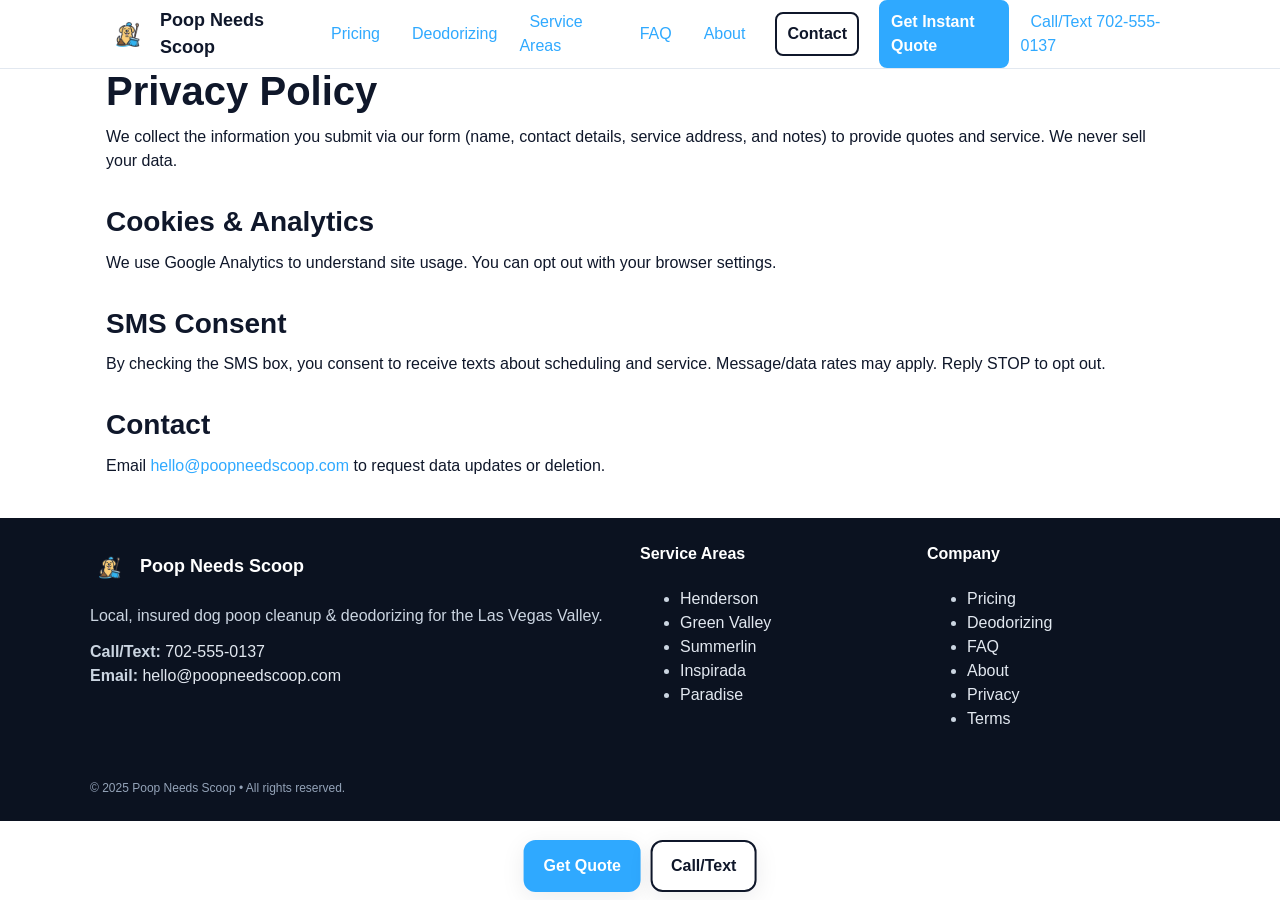
<file: privacy/index.html>
<!doctype html>
<html lang="en">
<head>
<meta charset="utf-8">
<meta name="viewport" content="width=device-width, initial-scale=1">
<title>Privacy Policy | Poop Needs Scoop</title>
<meta name="description" content="Privacy policy for Poop Needs Scoop.">
<link rel="canonical" href="https://www.poopneedscoop.com/privacy/">
<link rel="icon" href="/favicon.ico">
<meta property="og:type" content="website">
<meta property="og:title" content="Privacy Policy | Poop Needs Scoop">
<meta property="og:description" content="Privacy policy for Poop Needs Scoop.">
<meta property="og:url" content="https://www.poopneedscoop.com/privacy/">
<meta property="og:image" content="/assets/logo.png">
<meta name="theme-color" content="#2FA9FF">
<link rel="preload" as="image" href="/assets/logo.png">
<link rel="stylesheet" href="/assets/css/styles.css">
<script async src="https://www.googletagmanager.com/gtag/js?id=G-XXXXXXXXXX"></script>
<script>
  window.dataLayer = window.dataLayer || [];
  function gtag(){dataLayer.push(arguments);}
  gtag('js', new Date());
  gtag('config', 'G-XXXXXXXXXX');
</script>

</head>
<body>

<header class="site-header" role="banner">
  <div class="container nav">
    <a class="brand" href="/"><img src="/assets/logo.png" alt="Poop Needs Scoop logo" width="44" height="44"><span>Poop Needs Scoop</span></a>
    <button class="nav-toggle" aria-expanded="false" aria-controls="primary-nav" aria-label="Open menu">☰</button>
    <nav id="primary-nav" class="primary-nav" aria-label="Primary">
      <ul>
        <li><a href="/pricing/">Pricing</a></li>
        <li><a href="/deodorizing/">Deodorizing</a></li>
        <li class="has-sub"><a href="/service-areas/">Service Areas</a></li>
        <li><a href="/faq/">FAQ</a></li>
        <li><a href="/about/">About</a></li>
        <li><a class="btn btn-ghost" href="/contact/">Contact</a></li>
        <li><a class="btn btn-primary" data-cta="header-quote" href="/contact/">Get Instant Quote</a></li>
        <li class="phone"><a data-cta="header-call" href="tel:+1-702-555-0137">Call/Text 702-555-0137</a></li>
      </ul>
    </nav>
  </div>
</header>

<main class="container">

    <section>
      <h1>Privacy Policy</h1>
      <p>We collect the information you submit via our form (name, contact details, service address, and notes) to provide quotes and service. We never sell your data.</p>
      <h2>Cookies & Analytics</h2>
      <p>We use Google Analytics to understand site usage. You can opt out with your browser settings.</p>
      <h2>SMS Consent</h2>
      <p>By checking the SMS box, you consent to receive texts about scheduling and service. Message/data rates may apply. Reply STOP to opt out.</p>
      <h2>Contact</h2>
      <p>Email <a href="mailto:hello@poopneedscoop.com">hello@poopneedscoop.com</a> to request data updates or deletion.</p>
    </section>
    
</main>

<footer class="site-footer">
  <div class="container footer-grid">
    <div>
      <a class="brand" href="/"><img src="/assets/logo.png" width="40" height="40" alt="Poop Needs Scoop logo"><span>Poop Needs Scoop</span></a>
      <p>Local, insured dog poop cleanup & deodorizing for the Las Vegas Valley.</p>
      <p><strong>Call/Text:</strong> <a href="tel:+1-702-555-0137" data-track="click_call">702-555-0137</a><br>
      <strong>Email:</strong> <a href="mailto:hello@poopneedscoop.com">hello@poopneedscoop.com</a></p>
    </div>
    <div>
      <h4>Service Areas</h4>
      <ul>
        <li><a href="/service-areas/henderson/">Henderson</a></li>
        <li><a href="/service-areas/green-valley/">Green Valley</a></li>
        <li><a href="/service-areas/summerlin/">Summerlin</a></li>
        <li><a href="/service-areas/inspirada/">Inspirada</a></li>
        <li><a href="/service-areas/paradise/">Paradise</a></li>
      </ul>
    </div>
    <div>
      <h4>Company</h4>
      <ul>
        <li><a href="/pricing/">Pricing</a></li>
        <li><a href="/deodorizing/">Deodorizing</a></li>
        <li><a href="/faq/">FAQ</a></li>
        <li><a href="/about/">About</a></li>
        <li><a href="/privacy/">Privacy</a></li>
        <li><a href="/terms/">Terms</a></li>
      </ul>
    </div>
  </div>
  <div class="container tiny">© 2025 Poop Needs Scoop • All rights reserved.</div>
</footer>
<div class="sticky-cta">
  <a class="btn btn-primary" data-cta="sticky-quote" href="/contact/">Get Quote</a>
  <a class="btn btn-ghost" data-cta="sticky-call" href="tel:+1-702-555-0137">Call/Text</a>
</div>
<script src="/assets/js/app.js"></script>

</body>
</html>
</file>
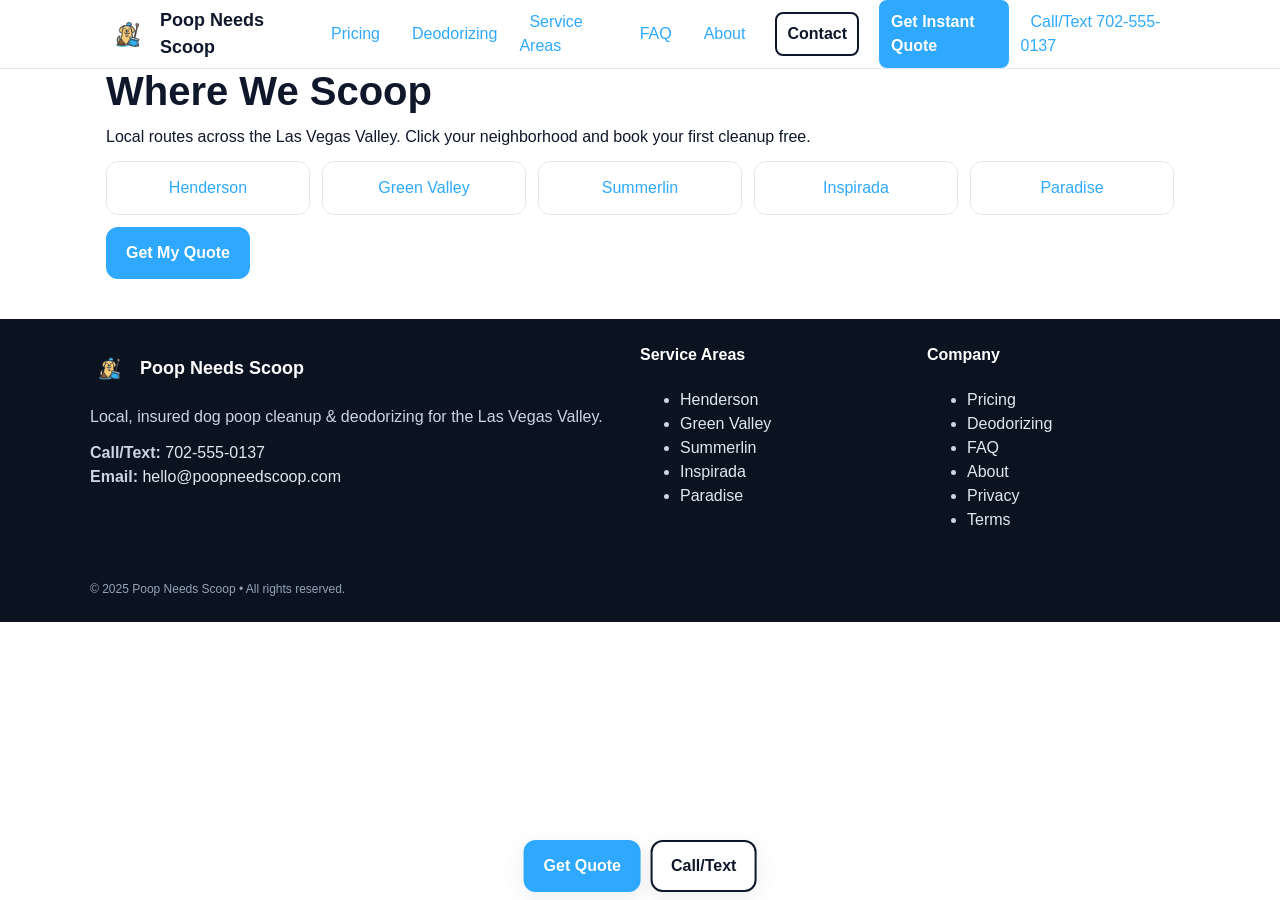
<file: service-areas/index.html>
<!doctype html>
<html lang="en">
<head>
<meta charset="utf-8">
<meta name="viewport" content="width=device-width, initial-scale=1">
<title>Dog Poop Cleanup Near You | Henderson • Green Valley • Summerlin • Inspirada • Paradise</title>
<meta name="description" content="Local routes across the Las Vegas Valley. See your neighborhood and book your first cleanup free.">
<link rel="canonical" href="https://www.poopneedscoop.com/service-areas/">
<link rel="icon" href="/favicon.ico">
<meta property="og:type" content="website">
<meta property="og:title" content="Dog Poop Cleanup Near You | Henderson • Green Valley • Summerlin • Inspirada • Paradise">
<meta property="og:description" content="Local routes across the Las Vegas Valley. See your neighborhood and book your first cleanup free.">
<meta property="og:url" content="https://www.poopneedscoop.com/service-areas/">
<meta property="og:image" content="/assets/logo.png">
<meta name="theme-color" content="#2FA9FF">
<link rel="preload" as="image" href="/assets/logo.png">
<link rel="stylesheet" href="/assets/css/styles.css">
<script async src="https://www.googletagmanager.com/gtag/js?id=G-XXXXXXXXXX"></script>
<script>
  window.dataLayer = window.dataLayer || [];
  function gtag(){dataLayer.push(arguments);}
  gtag('js', new Date());
  gtag('config', 'G-XXXXXXXXXX');
</script>

</head>
<body>

<header class="site-header" role="banner">
  <div class="container nav">
    <a class="brand" href="/"><img src="/assets/logo.png" alt="Poop Needs Scoop logo" width="44" height="44"><span>Poop Needs Scoop</span></a>
    <button class="nav-toggle" aria-expanded="false" aria-controls="primary-nav" aria-label="Open menu">☰</button>
    <nav id="primary-nav" class="primary-nav" aria-label="Primary">
      <ul>
        <li><a href="/pricing/">Pricing</a></li>
        <li><a href="/deodorizing/">Deodorizing</a></li>
        <li class="has-sub"><a href="/service-areas/">Service Areas</a></li>
        <li><a href="/faq/">FAQ</a></li>
        <li><a href="/about/">About</a></li>
        <li><a class="btn btn-ghost" href="/contact/">Contact</a></li>
        <li><a class="btn btn-primary" data-cta="header-quote" href="/contact/">Get Instant Quote</a></li>
        <li class="phone"><a data-cta="header-call" href="tel:+1-702-555-0137">Call/Text 702-555-0137</a></li>
      </ul>
    </nav>
  </div>
</header>

<main class="container">

<section>
  <h1>Where We Scoop</h1>
  <p>Local routes across the Las Vegas Valley. Click your neighborhood and book your first cleanup free.</p>
  <div class="service-cards">
    <a href="/service-areas/henderson/">Henderson</a>
    <a href="/service-areas/green-valley/">Green Valley</a>
    <a href="/service-areas/summerlin/">Summerlin</a>
    <a href="/service-areas/inspirada/">Inspirada</a>
    <a href="/service-areas/paradise/">Paradise</a>
  </div>
  <p><a class="btn btn-primary" href="/contact/" data-cta="sa-index-quote">Get My Quote</a></p>
</section>

</main>

<footer class="site-footer">
  <div class="container footer-grid">
    <div>
      <a class="brand" href="/"><img src="/assets/logo.png" width="40" height="40" alt="Poop Needs Scoop logo"><span>Poop Needs Scoop</span></a>
      <p>Local, insured dog poop cleanup & deodorizing for the Las Vegas Valley.</p>
      <p><strong>Call/Text:</strong> <a href="tel:+1-702-555-0137" data-track="click_call">702-555-0137</a><br>
      <strong>Email:</strong> <a href="mailto:hello@poopneedscoop.com">hello@poopneedscoop.com</a></p>
    </div>
    <div>
      <h4>Service Areas</h4>
      <ul>
        <li><a href="/service-areas/henderson/">Henderson</a></li>
        <li><a href="/service-areas/green-valley/">Green Valley</a></li>
        <li><a href="/service-areas/summerlin/">Summerlin</a></li>
        <li><a href="/service-areas/inspirada/">Inspirada</a></li>
        <li><a href="/service-areas/paradise/">Paradise</a></li>
      </ul>
    </div>
    <div>
      <h4>Company</h4>
      <ul>
        <li><a href="/pricing/">Pricing</a></li>
        <li><a href="/deodorizing/">Deodorizing</a></li>
        <li><a href="/faq/">FAQ</a></li>
        <li><a href="/about/">About</a></li>
        <li><a href="/privacy/">Privacy</a></li>
        <li><a href="/terms/">Terms</a></li>
      </ul>
    </div>
  </div>
  <div class="container tiny">© 2025 Poop Needs Scoop • All rights reserved.</div>
</footer>
<div class="sticky-cta">
  <a class="btn btn-primary" data-cta="sticky-quote" href="/contact/">Get Quote</a>
  <a class="btn btn-ghost" data-cta="sticky-call" href="tel:+1-702-555-0137">Call/Text</a>
</div>
<script src="/assets/js/app.js"></script>

</body>
</html>
</file>
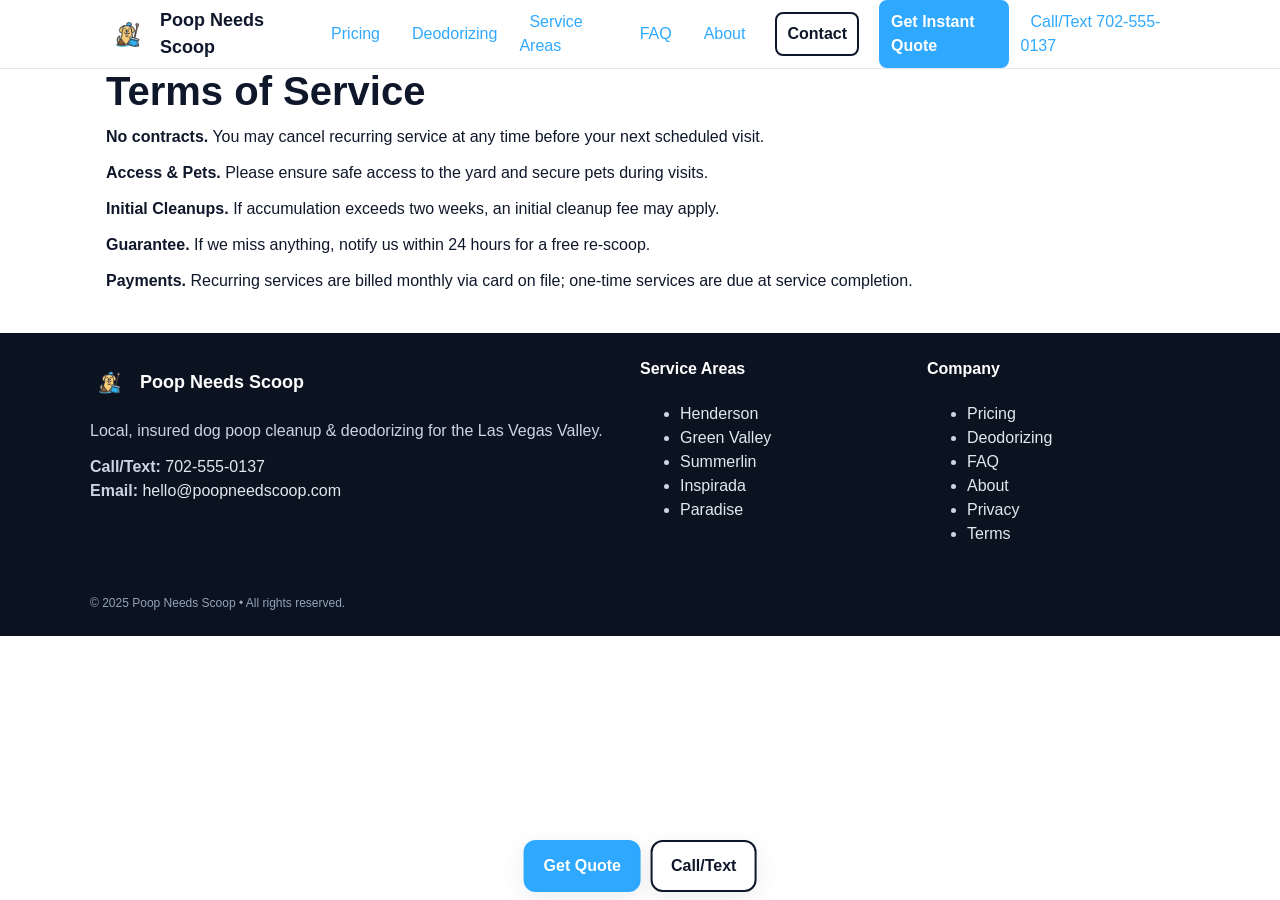
<file: terms/index.html>
<!doctype html>
<html lang="en">
<head>
<meta charset="utf-8">
<meta name="viewport" content="width=device-width, initial-scale=1">
<title>Terms of Service | Poop Needs Scoop</title>
<meta name="description" content="Terms of service for Poop Needs Scoop.">
<link rel="canonical" href="https://www.poopneedscoop.com/terms/">
<link rel="icon" href="/favicon.ico">
<meta property="og:type" content="website">
<meta property="og:title" content="Terms of Service | Poop Needs Scoop">
<meta property="og:description" content="Terms of service for Poop Needs Scoop.">
<meta property="og:url" content="https://www.poopneedscoop.com/terms/">
<meta property="og:image" content="/assets/logo.png">
<meta name="theme-color" content="#2FA9FF">
<link rel="preload" as="image" href="/assets/logo.png">
<link rel="stylesheet" href="/assets/css/styles.css">
<script async src="https://www.googletagmanager.com/gtag/js?id=G-XXXXXXXXXX"></script>
<script>
  window.dataLayer = window.dataLayer || [];
  function gtag(){dataLayer.push(arguments);}
  gtag('js', new Date());
  gtag('config', 'G-XXXXXXXXXX');
</script>

</head>
<body>

<header class="site-header" role="banner">
  <div class="container nav">
    <a class="brand" href="/"><img src="/assets/logo.png" alt="Poop Needs Scoop logo" width="44" height="44"><span>Poop Needs Scoop</span></a>
    <button class="nav-toggle" aria-expanded="false" aria-controls="primary-nav" aria-label="Open menu">☰</button>
    <nav id="primary-nav" class="primary-nav" aria-label="Primary">
      <ul>
        <li><a href="/pricing/">Pricing</a></li>
        <li><a href="/deodorizing/">Deodorizing</a></li>
        <li class="has-sub"><a href="/service-areas/">Service Areas</a></li>
        <li><a href="/faq/">FAQ</a></li>
        <li><a href="/about/">About</a></li>
        <li><a class="btn btn-ghost" href="/contact/">Contact</a></li>
        <li><a class="btn btn-primary" data-cta="header-quote" href="/contact/">Get Instant Quote</a></li>
        <li class="phone"><a data-cta="header-call" href="tel:+1-702-555-0137">Call/Text 702-555-0137</a></li>
      </ul>
    </nav>
  </div>
</header>

<main class="container">

    <section>
      <h1>Terms of Service</h1>
      <p><strong>No contracts.</strong> You may cancel recurring service at any time before your next scheduled visit.</p>
      <p><strong>Access & Pets.</strong> Please ensure safe access to the yard and secure pets during visits.</p>
      <p><strong>Initial Cleanups.</strong> If accumulation exceeds two weeks, an initial cleanup fee may apply.</p>
      <p><strong>Guarantee.</strong> If we miss anything, notify us within 24 hours for a free re‑scoop.</p>
      <p><strong>Payments.</strong> Recurring services are billed monthly via card on file; one‑time services are due at service completion.</p>
    </section>
    
</main>

<footer class="site-footer">
  <div class="container footer-grid">
    <div>
      <a class="brand" href="/"><img src="/assets/logo.png" width="40" height="40" alt="Poop Needs Scoop logo"><span>Poop Needs Scoop</span></a>
      <p>Local, insured dog poop cleanup & deodorizing for the Las Vegas Valley.</p>
      <p><strong>Call/Text:</strong> <a href="tel:+1-702-555-0137" data-track="click_call">702-555-0137</a><br>
      <strong>Email:</strong> <a href="mailto:hello@poopneedscoop.com">hello@poopneedscoop.com</a></p>
    </div>
    <div>
      <h4>Service Areas</h4>
      <ul>
        <li><a href="/service-areas/henderson/">Henderson</a></li>
        <li><a href="/service-areas/green-valley/">Green Valley</a></li>
        <li><a href="/service-areas/summerlin/">Summerlin</a></li>
        <li><a href="/service-areas/inspirada/">Inspirada</a></li>
        <li><a href="/service-areas/paradise/">Paradise</a></li>
      </ul>
    </div>
    <div>
      <h4>Company</h4>
      <ul>
        <li><a href="/pricing/">Pricing</a></li>
        <li><a href="/deodorizing/">Deodorizing</a></li>
        <li><a href="/faq/">FAQ</a></li>
        <li><a href="/about/">About</a></li>
        <li><a href="/privacy/">Privacy</a></li>
        <li><a href="/terms/">Terms</a></li>
      </ul>
    </div>
  </div>
  <div class="container tiny">© 2025 Poop Needs Scoop • All rights reserved.</div>
</footer>
<div class="sticky-cta">
  <a class="btn btn-primary" data-cta="sticky-quote" href="/contact/">Get Quote</a>
  <a class="btn btn-ghost" data-cta="sticky-call" href="tel:+1-702-555-0137">Call/Text</a>
</div>
<script src="/assets/js/app.js"></script>

</body>
</html>
</file>
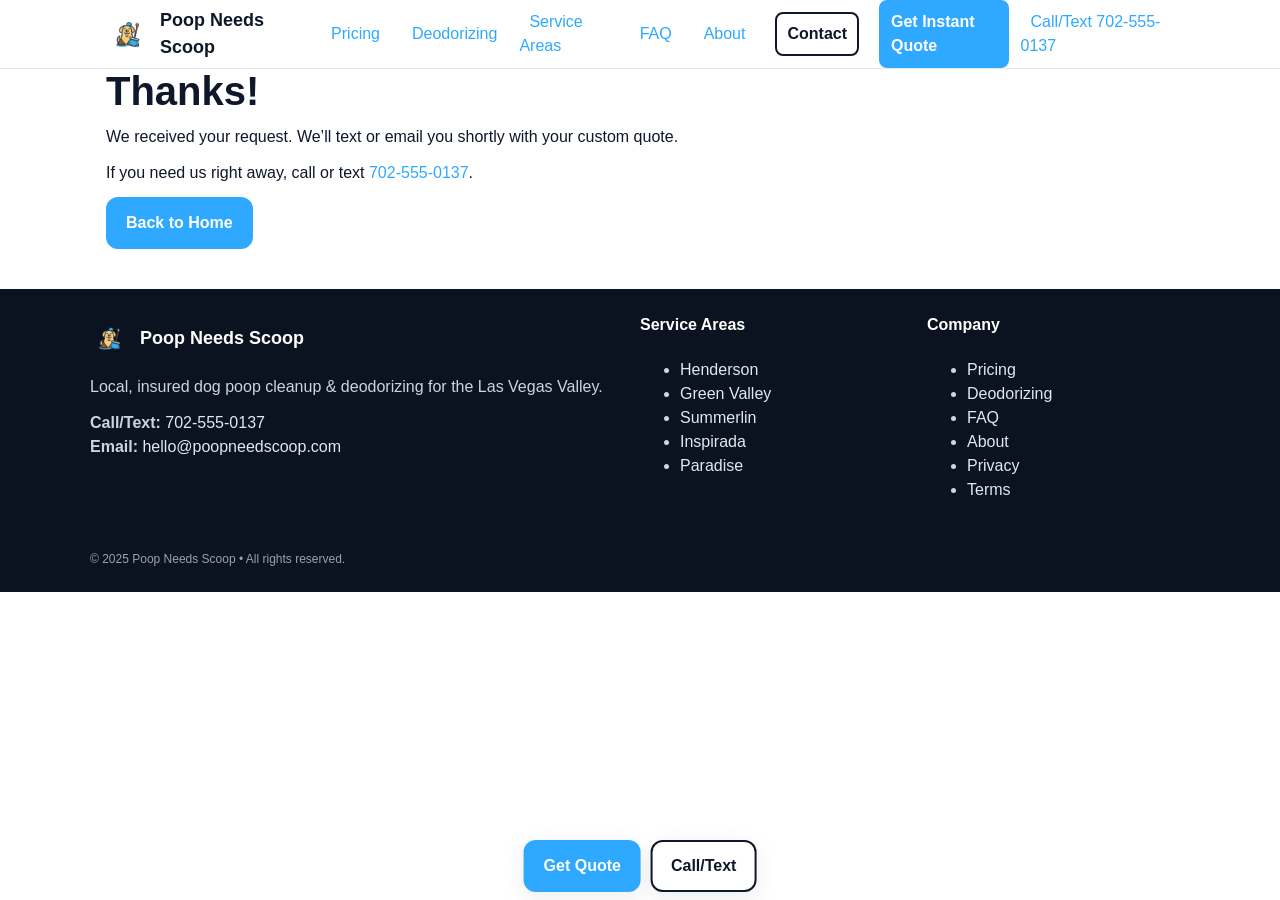
<file: thanks/index.html>
<!doctype html>
<html lang="en">
<head>
<meta charset="utf-8">
<meta name="viewport" content="width=device-width, initial-scale=1">
<title>Thanks! | Poop Needs Scoop</title>
<meta name="description" content="Thanks for contacting Poop Needs Scoop — we’ll be in touch shortly.">
<link rel="canonical" href="https://www.poopneedscoop.com/thanks/">
<link rel="icon" href="/favicon.ico">
<meta property="og:type" content="website">
<meta property="og:title" content="Thanks! | Poop Needs Scoop">
<meta property="og:description" content="Thanks for contacting Poop Needs Scoop — we’ll be in touch shortly.">
<meta property="og:url" content="https://www.poopneedscoop.com/thanks/">
<meta property="og:image" content="/assets/logo.png">
<meta name="theme-color" content="#2FA9FF">
<link rel="preload" as="image" href="/assets/logo.png">
<link rel="stylesheet" href="/assets/css/styles.css">
<script async src="https://www.googletagmanager.com/gtag/js?id=G-XXXXXXXXXX"></script>
<script>
  window.dataLayer = window.dataLayer || [];
  function gtag(){dataLayer.push(arguments);}
  gtag('js', new Date());
  gtag('config', 'G-XXXXXXXXXX');
</script>

</head>
<body>

<header class="site-header" role="banner">
  <div class="container nav">
    <a class="brand" href="/"><img src="/assets/logo.png" alt="Poop Needs Scoop logo" width="44" height="44"><span>Poop Needs Scoop</span></a>
    <button class="nav-toggle" aria-expanded="false" aria-controls="primary-nav" aria-label="Open menu">☰</button>
    <nav id="primary-nav" class="primary-nav" aria-label="Primary">
      <ul>
        <li><a href="/pricing/">Pricing</a></li>
        <li><a href="/deodorizing/">Deodorizing</a></li>
        <li class="has-sub"><a href="/service-areas/">Service Areas</a></li>
        <li><a href="/faq/">FAQ</a></li>
        <li><a href="/about/">About</a></li>
        <li><a class="btn btn-ghost" href="/contact/">Contact</a></li>
        <li><a class="btn btn-primary" data-cta="header-quote" href="/contact/">Get Instant Quote</a></li>
        <li class="phone"><a data-cta="header-call" href="tel:+1-702-555-0137">Call/Text 702-555-0137</a></li>
      </ul>
    </nav>
  </div>
</header>

<main class="container">

    <section><h1>Thanks!</h1>
    <p>We received your request. We’ll text or email you shortly with your custom quote.</p>
    <p>If you need us right away, call or text <a href="tel:+1-702-555-0137">702‑555‑0137</a>.</p>
    <p><a class="btn btn-primary" href="/">Back to Home</a></p>
    </section>
    
</main>

<footer class="site-footer">
  <div class="container footer-grid">
    <div>
      <a class="brand" href="/"><img src="/assets/logo.png" width="40" height="40" alt="Poop Needs Scoop logo"><span>Poop Needs Scoop</span></a>
      <p>Local, insured dog poop cleanup & deodorizing for the Las Vegas Valley.</p>
      <p><strong>Call/Text:</strong> <a href="tel:+1-702-555-0137" data-track="click_call">702-555-0137</a><br>
      <strong>Email:</strong> <a href="mailto:hello@poopneedscoop.com">hello@poopneedscoop.com</a></p>
    </div>
    <div>
      <h4>Service Areas</h4>
      <ul>
        <li><a href="/service-areas/henderson/">Henderson</a></li>
        <li><a href="/service-areas/green-valley/">Green Valley</a></li>
        <li><a href="/service-areas/summerlin/">Summerlin</a></li>
        <li><a href="/service-areas/inspirada/">Inspirada</a></li>
        <li><a href="/service-areas/paradise/">Paradise</a></li>
      </ul>
    </div>
    <div>
      <h4>Company</h4>
      <ul>
        <li><a href="/pricing/">Pricing</a></li>
        <li><a href="/deodorizing/">Deodorizing</a></li>
        <li><a href="/faq/">FAQ</a></li>
        <li><a href="/about/">About</a></li>
        <li><a href="/privacy/">Privacy</a></li>
        <li><a href="/terms/">Terms</a></li>
      </ul>
    </div>
  </div>
  <div class="container tiny">© 2025 Poop Needs Scoop • All rights reserved.</div>
</footer>
<div class="sticky-cta">
  <a class="btn btn-primary" data-cta="sticky-quote" href="/contact/">Get Quote</a>
  <a class="btn btn-ghost" data-cta="sticky-call" href="tel:+1-702-555-0137">Call/Text</a>
</div>
<script src="/assets/js/app.js"></script>

</body>
</html>
</file>
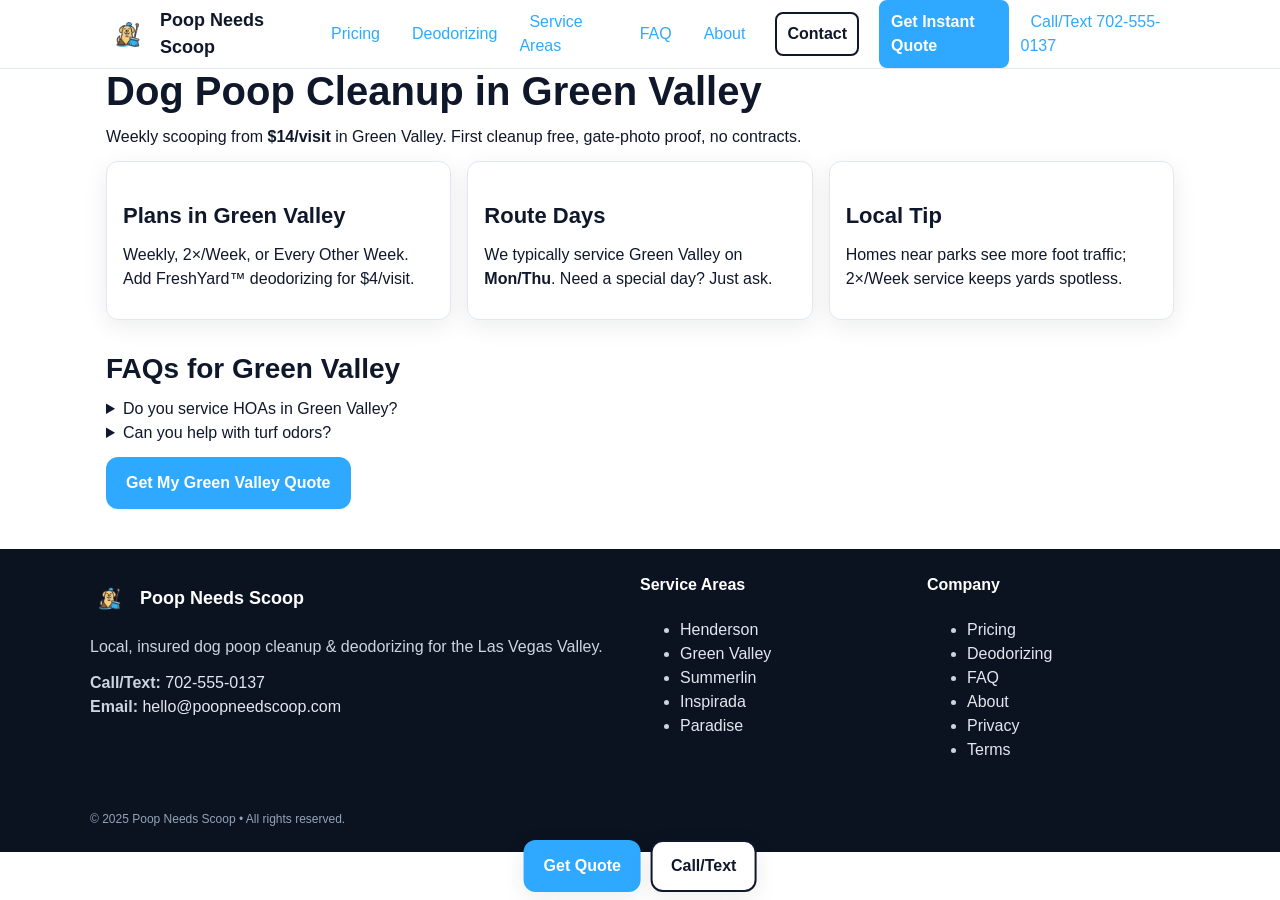
<file: service-areas/green-valley/index.html>
<!doctype html>
<html lang="en">
<head>
<meta charset="utf-8">
<meta name="viewport" content="width=device-width, initial-scale=1">
<title>Dog Poop Cleanup Green Valley NV | Pet Waste Removal Green Valley</title>
<meta name="description" content="Weekly scooping from $14/visit in Green Valley. First cleanup free, gate‑photo proof, no contracts.">
<link rel="canonical" href="https://www.poopneedscoop.com/service-areas/green-valley/">
<link rel="icon" href="/favicon.ico">
<meta property="og:type" content="website">
<meta property="og:title" content="Dog Poop Cleanup Green Valley NV | Pet Waste Removal Green Valley">
<meta property="og:description" content="Weekly scooping from $14/visit in Green Valley. First cleanup free, gate‑photo proof, no contracts.">
<meta property="og:url" content="https://www.poopneedscoop.com/service-areas/green-valley/">
<meta property="og:image" content="/assets/logo.png">
<meta name="theme-color" content="#2FA9FF">
<link rel="preload" as="image" href="/assets/logo.png">
<link rel="stylesheet" href="/assets/css/styles.css">
<script async src="https://www.googletagmanager.com/gtag/js?id=G-XXXXXXXXXX"></script>
<script>
  window.dataLayer = window.dataLayer || [];
  function gtag(){dataLayer.push(arguments);}
  gtag('js', new Date());
  gtag('config', 'G-XXXXXXXXXX');
</script>

</head>
<body>

<header class="site-header" role="banner">
  <div class="container nav">
    <a class="brand" href="/"><img src="/assets/logo.png" alt="Poop Needs Scoop logo" width="44" height="44"><span>Poop Needs Scoop</span></a>
    <button class="nav-toggle" aria-expanded="false" aria-controls="primary-nav" aria-label="Open menu">☰</button>
    <nav id="primary-nav" class="primary-nav" aria-label="Primary">
      <ul>
        <li><a href="/pricing/">Pricing</a></li>
        <li><a href="/deodorizing/">Deodorizing</a></li>
        <li class="has-sub"><a href="/service-areas/">Service Areas</a></li>
        <li><a href="/faq/">FAQ</a></li>
        <li><a href="/about/">About</a></li>
        <li><a class="btn btn-ghost" href="/contact/">Contact</a></li>
        <li><a class="btn btn-primary" data-cta="header-quote" href="/contact/">Get Instant Quote</a></li>
        <li class="phone"><a data-cta="header-call" href="tel:+1-702-555-0137">Call/Text 702-555-0137</a></li>
      </ul>
    </nav>
  </div>
</header>

<main class="container">

<section>
  <h1>Dog Poop Cleanup in Green Valley</h1>
  <p>Weekly scooping from <strong>$14/visit</strong> in Green Valley. First cleanup free, gate‑photo proof, no contracts.</p>
  <div class="grid-3">
    <div class="card"><h3>Plans in Green Valley</h3><p>Weekly, 2×/Week, or Every Other Week. Add FreshYard™ deodorizing for $4/visit.</p></div>
    <div class="card"><h3>Route Days</h3><p>We typically service Green Valley on <strong>Mon/Thu</strong>. Need a special day? Just ask.</p></div>
    <div class="card"><h3>Local Tip</h3><p>Homes near parks see more foot traffic; 2×/Week service keeps yards spotless.</p></div>
  </div>
  <h2>FAQs for Green Valley</h2>
  <details><summary>Do you service HOAs in Green Valley?</summary><p>Yes. We can coordinate gate codes or meet with HOA managers as needed.</p></details>
  <details><summary>Can you help with turf odors?</summary><p>Yes—FreshYard™ and our Deep Odor Lift are great for turf. We also offer a pressure‑wash + enzyme service.</p></details>
  <p><a class="btn btn-primary" href="/contact/" data-cta="sa-green-valley-quote">Get My Green Valley Quote</a></p>
</section>

</main>

<footer class="site-footer">
  <div class="container footer-grid">
    <div>
      <a class="brand" href="/"><img src="/assets/logo.png" width="40" height="40" alt="Poop Needs Scoop logo"><span>Poop Needs Scoop</span></a>
      <p>Local, insured dog poop cleanup & deodorizing for the Las Vegas Valley.</p>
      <p><strong>Call/Text:</strong> <a href="tel:+1-702-555-0137" data-track="click_call">702-555-0137</a><br>
      <strong>Email:</strong> <a href="mailto:hello@poopneedscoop.com">hello@poopneedscoop.com</a></p>
    </div>
    <div>
      <h4>Service Areas</h4>
      <ul>
        <li><a href="/service-areas/henderson/">Henderson</a></li>
        <li><a href="/service-areas/green-valley/">Green Valley</a></li>
        <li><a href="/service-areas/summerlin/">Summerlin</a></li>
        <li><a href="/service-areas/inspirada/">Inspirada</a></li>
        <li><a href="/service-areas/paradise/">Paradise</a></li>
      </ul>
    </div>
    <div>
      <h4>Company</h4>
      <ul>
        <li><a href="/pricing/">Pricing</a></li>
        <li><a href="/deodorizing/">Deodorizing</a></li>
        <li><a href="/faq/">FAQ</a></li>
        <li><a href="/about/">About</a></li>
        <li><a href="/privacy/">Privacy</a></li>
        <li><a href="/terms/">Terms</a></li>
      </ul>
    </div>
  </div>
  <div class="container tiny">© 2025 Poop Needs Scoop • All rights reserved.</div>
</footer>
<div class="sticky-cta">
  <a class="btn btn-primary" data-cta="sticky-quote" href="/contact/">Get Quote</a>
  <a class="btn btn-ghost" data-cta="sticky-call" href="tel:+1-702-555-0137">Call/Text</a>
</div>
<script src="/assets/js/app.js"></script>

</body>
</html>
</file>
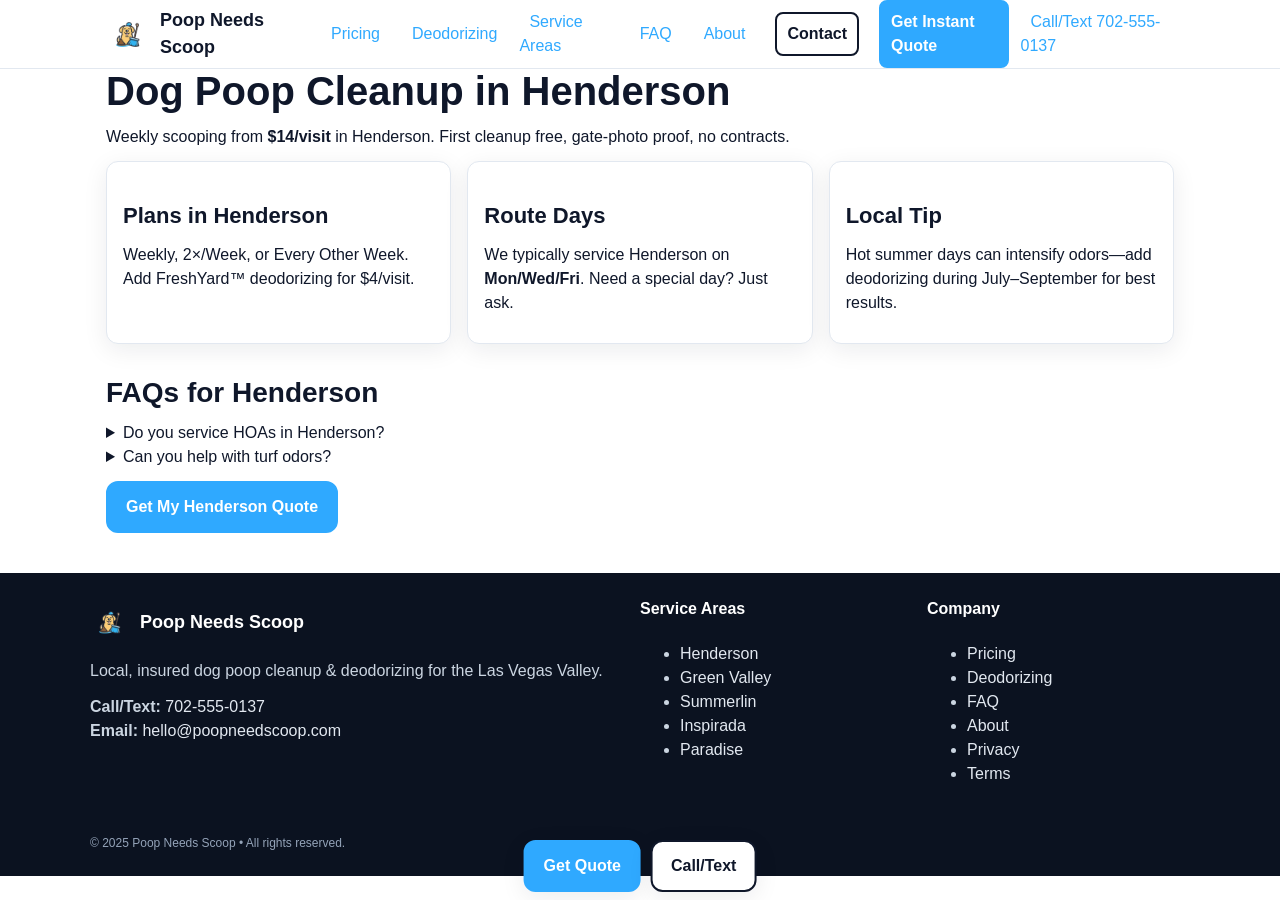
<file: service-areas/henderson/index.html>
<!doctype html>
<html lang="en">
<head>
<meta charset="utf-8">
<meta name="viewport" content="width=device-width, initial-scale=1">
<title>Dog Poop Cleanup Henderson NV | Pet Waste Removal Henderson</title>
<meta name="description" content="Weekly scooping from $14/visit in Henderson. First cleanup free, gate‑photo proof, no contracts.">
<link rel="canonical" href="https://www.poopneedscoop.com/service-areas/henderson/">
<link rel="icon" href="/favicon.ico">
<meta property="og:type" content="website">
<meta property="og:title" content="Dog Poop Cleanup Henderson NV | Pet Waste Removal Henderson">
<meta property="og:description" content="Weekly scooping from $14/visit in Henderson. First cleanup free, gate‑photo proof, no contracts.">
<meta property="og:url" content="https://www.poopneedscoop.com/service-areas/henderson/">
<meta property="og:image" content="/assets/logo.png">
<meta name="theme-color" content="#2FA9FF">
<link rel="preload" as="image" href="/assets/logo.png">
<link rel="stylesheet" href="/assets/css/styles.css">
<script async src="https://www.googletagmanager.com/gtag/js?id=G-XXXXXXXXXX"></script>
<script>
  window.dataLayer = window.dataLayer || [];
  function gtag(){dataLayer.push(arguments);}
  gtag('js', new Date());
  gtag('config', 'G-XXXXXXXXXX');
</script>

</head>
<body>

<header class="site-header" role="banner">
  <div class="container nav">
    <a class="brand" href="/"><img src="/assets/logo.png" alt="Poop Needs Scoop logo" width="44" height="44"><span>Poop Needs Scoop</span></a>
    <button class="nav-toggle" aria-expanded="false" aria-controls="primary-nav" aria-label="Open menu">☰</button>
    <nav id="primary-nav" class="primary-nav" aria-label="Primary">
      <ul>
        <li><a href="/pricing/">Pricing</a></li>
        <li><a href="/deodorizing/">Deodorizing</a></li>
        <li class="has-sub"><a href="/service-areas/">Service Areas</a></li>
        <li><a href="/faq/">FAQ</a></li>
        <li><a href="/about/">About</a></li>
        <li><a class="btn btn-ghost" href="/contact/">Contact</a></li>
        <li><a class="btn btn-primary" data-cta="header-quote" href="/contact/">Get Instant Quote</a></li>
        <li class="phone"><a data-cta="header-call" href="tel:+1-702-555-0137">Call/Text 702-555-0137</a></li>
      </ul>
    </nav>
  </div>
</header>

<main class="container">

<section>
  <h1>Dog Poop Cleanup in Henderson</h1>
  <p>Weekly scooping from <strong>$14/visit</strong> in Henderson. First cleanup free, gate‑photo proof, no contracts.</p>
  <div class="grid-3">
    <div class="card"><h3>Plans in Henderson</h3><p>Weekly, 2×/Week, or Every Other Week. Add FreshYard™ deodorizing for $4/visit.</p></div>
    <div class="card"><h3>Route Days</h3><p>We typically service Henderson on <strong>Mon/Wed/Fri</strong>. Need a special day? Just ask.</p></div>
    <div class="card"><h3>Local Tip</h3><p>Hot summer days can intensify odors—add deodorizing during July–September for best results.</p></div>
  </div>
  <h2>FAQs for Henderson</h2>
  <details><summary>Do you service HOAs in Henderson?</summary><p>Yes. We can coordinate gate codes or meet with HOA managers as needed.</p></details>
  <details><summary>Can you help with turf odors?</summary><p>Yes—FreshYard™ and our Deep Odor Lift are great for turf. We also offer a pressure‑wash + enzyme service.</p></details>
  <p><a class="btn btn-primary" href="/contact/" data-cta="sa-henderson-quote">Get My Henderson Quote</a></p>
</section>

</main>

<footer class="site-footer">
  <div class="container footer-grid">
    <div>
      <a class="brand" href="/"><img src="/assets/logo.png" width="40" height="40" alt="Poop Needs Scoop logo"><span>Poop Needs Scoop</span></a>
      <p>Local, insured dog poop cleanup & deodorizing for the Las Vegas Valley.</p>
      <p><strong>Call/Text:</strong> <a href="tel:+1-702-555-0137" data-track="click_call">702-555-0137</a><br>
      <strong>Email:</strong> <a href="mailto:hello@poopneedscoop.com">hello@poopneedscoop.com</a></p>
    </div>
    <div>
      <h4>Service Areas</h4>
      <ul>
        <li><a href="/service-areas/henderson/">Henderson</a></li>
        <li><a href="/service-areas/green-valley/">Green Valley</a></li>
        <li><a href="/service-areas/summerlin/">Summerlin</a></li>
        <li><a href="/service-areas/inspirada/">Inspirada</a></li>
        <li><a href="/service-areas/paradise/">Paradise</a></li>
      </ul>
    </div>
    <div>
      <h4>Company</h4>
      <ul>
        <li><a href="/pricing/">Pricing</a></li>
        <li><a href="/deodorizing/">Deodorizing</a></li>
        <li><a href="/faq/">FAQ</a></li>
        <li><a href="/about/">About</a></li>
        <li><a href="/privacy/">Privacy</a></li>
        <li><a href="/terms/">Terms</a></li>
      </ul>
    </div>
  </div>
  <div class="container tiny">© 2025 Poop Needs Scoop • All rights reserved.</div>
</footer>
<div class="sticky-cta">
  <a class="btn btn-primary" data-cta="sticky-quote" href="/contact/">Get Quote</a>
  <a class="btn btn-ghost" data-cta="sticky-call" href="tel:+1-702-555-0137">Call/Text</a>
</div>
<script src="/assets/js/app.js"></script>

</body>
</html>
</file>
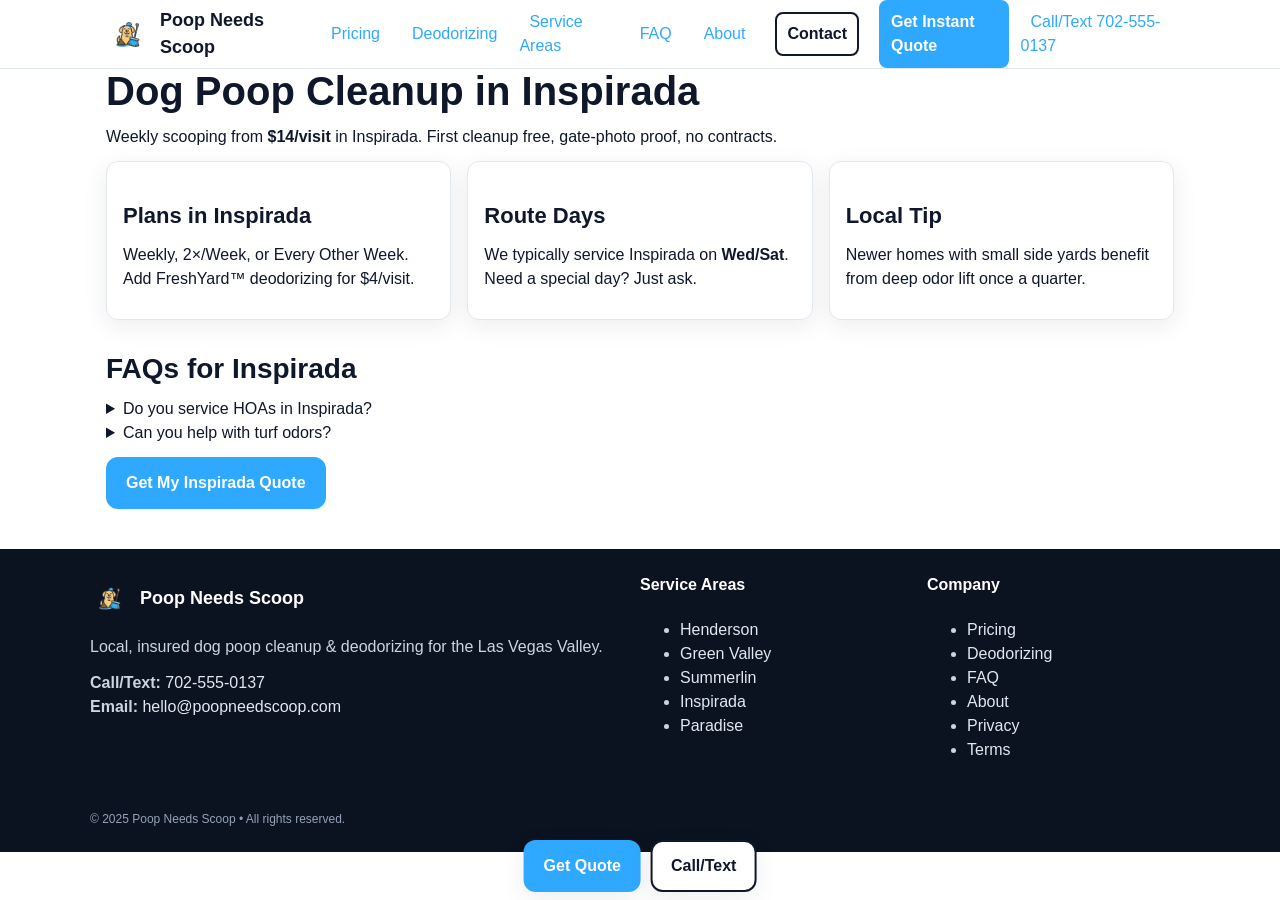
<file: service-areas/inspirada/index.html>
<!doctype html>
<html lang="en">
<head>
<meta charset="utf-8">
<meta name="viewport" content="width=device-width, initial-scale=1">
<title>Dog Poop Cleanup Inspirada NV | Pet Waste Removal Inspirada</title>
<meta name="description" content="Weekly scooping from $14/visit in Inspirada. First cleanup free, gate‑photo proof, no contracts.">
<link rel="canonical" href="https://www.poopneedscoop.com/service-areas/inspirada/">
<link rel="icon" href="/favicon.ico">
<meta property="og:type" content="website">
<meta property="og:title" content="Dog Poop Cleanup Inspirada NV | Pet Waste Removal Inspirada">
<meta property="og:description" content="Weekly scooping from $14/visit in Inspirada. First cleanup free, gate‑photo proof, no contracts.">
<meta property="og:url" content="https://www.poopneedscoop.com/service-areas/inspirada/">
<meta property="og:image" content="/assets/logo.png">
<meta name="theme-color" content="#2FA9FF">
<link rel="preload" as="image" href="/assets/logo.png">
<link rel="stylesheet" href="/assets/css/styles.css">
<script async src="https://www.googletagmanager.com/gtag/js?id=G-XXXXXXXXXX"></script>
<script>
  window.dataLayer = window.dataLayer || [];
  function gtag(){dataLayer.push(arguments);}
  gtag('js', new Date());
  gtag('config', 'G-XXXXXXXXXX');
</script>

</head>
<body>

<header class="site-header" role="banner">
  <div class="container nav">
    <a class="brand" href="/"><img src="/assets/logo.png" alt="Poop Needs Scoop logo" width="44" height="44"><span>Poop Needs Scoop</span></a>
    <button class="nav-toggle" aria-expanded="false" aria-controls="primary-nav" aria-label="Open menu">☰</button>
    <nav id="primary-nav" class="primary-nav" aria-label="Primary">
      <ul>
        <li><a href="/pricing/">Pricing</a></li>
        <li><a href="/deodorizing/">Deodorizing</a></li>
        <li class="has-sub"><a href="/service-areas/">Service Areas</a></li>
        <li><a href="/faq/">FAQ</a></li>
        <li><a href="/about/">About</a></li>
        <li><a class="btn btn-ghost" href="/contact/">Contact</a></li>
        <li><a class="btn btn-primary" data-cta="header-quote" href="/contact/">Get Instant Quote</a></li>
        <li class="phone"><a data-cta="header-call" href="tel:+1-702-555-0137">Call/Text 702-555-0137</a></li>
      </ul>
    </nav>
  </div>
</header>

<main class="container">

<section>
  <h1>Dog Poop Cleanup in Inspirada</h1>
  <p>Weekly scooping from <strong>$14/visit</strong> in Inspirada. First cleanup free, gate‑photo proof, no contracts.</p>
  <div class="grid-3">
    <div class="card"><h3>Plans in Inspirada</h3><p>Weekly, 2×/Week, or Every Other Week. Add FreshYard™ deodorizing for $4/visit.</p></div>
    <div class="card"><h3>Route Days</h3><p>We typically service Inspirada on <strong>Wed/Sat</strong>. Need a special day? Just ask.</p></div>
    <div class="card"><h3>Local Tip</h3><p>Newer homes with small side yards benefit from deep odor lift once a quarter.</p></div>
  </div>
  <h2>FAQs for Inspirada</h2>
  <details><summary>Do you service HOAs in Inspirada?</summary><p>Yes. We can coordinate gate codes or meet with HOA managers as needed.</p></details>
  <details><summary>Can you help with turf odors?</summary><p>Yes—FreshYard™ and our Deep Odor Lift are great for turf. We also offer a pressure‑wash + enzyme service.</p></details>
  <p><a class="btn btn-primary" href="/contact/" data-cta="sa-inspirada-quote">Get My Inspirada Quote</a></p>
</section>

</main>

<footer class="site-footer">
  <div class="container footer-grid">
    <div>
      <a class="brand" href="/"><img src="/assets/logo.png" width="40" height="40" alt="Poop Needs Scoop logo"><span>Poop Needs Scoop</span></a>
      <p>Local, insured dog poop cleanup & deodorizing for the Las Vegas Valley.</p>
      <p><strong>Call/Text:</strong> <a href="tel:+1-702-555-0137" data-track="click_call">702-555-0137</a><br>
      <strong>Email:</strong> <a href="mailto:hello@poopneedscoop.com">hello@poopneedscoop.com</a></p>
    </div>
    <div>
      <h4>Service Areas</h4>
      <ul>
        <li><a href="/service-areas/henderson/">Henderson</a></li>
        <li><a href="/service-areas/green-valley/">Green Valley</a></li>
        <li><a href="/service-areas/summerlin/">Summerlin</a></li>
        <li><a href="/service-areas/inspirada/">Inspirada</a></li>
        <li><a href="/service-areas/paradise/">Paradise</a></li>
      </ul>
    </div>
    <div>
      <h4>Company</h4>
      <ul>
        <li><a href="/pricing/">Pricing</a></li>
        <li><a href="/deodorizing/">Deodorizing</a></li>
        <li><a href="/faq/">FAQ</a></li>
        <li><a href="/about/">About</a></li>
        <li><a href="/privacy/">Privacy</a></li>
        <li><a href="/terms/">Terms</a></li>
      </ul>
    </div>
  </div>
  <div class="container tiny">© 2025 Poop Needs Scoop • All rights reserved.</div>
</footer>
<div class="sticky-cta">
  <a class="btn btn-primary" data-cta="sticky-quote" href="/contact/">Get Quote</a>
  <a class="btn btn-ghost" data-cta="sticky-call" href="tel:+1-702-555-0137">Call/Text</a>
</div>
<script src="/assets/js/app.js"></script>

</body>
</html>
</file>
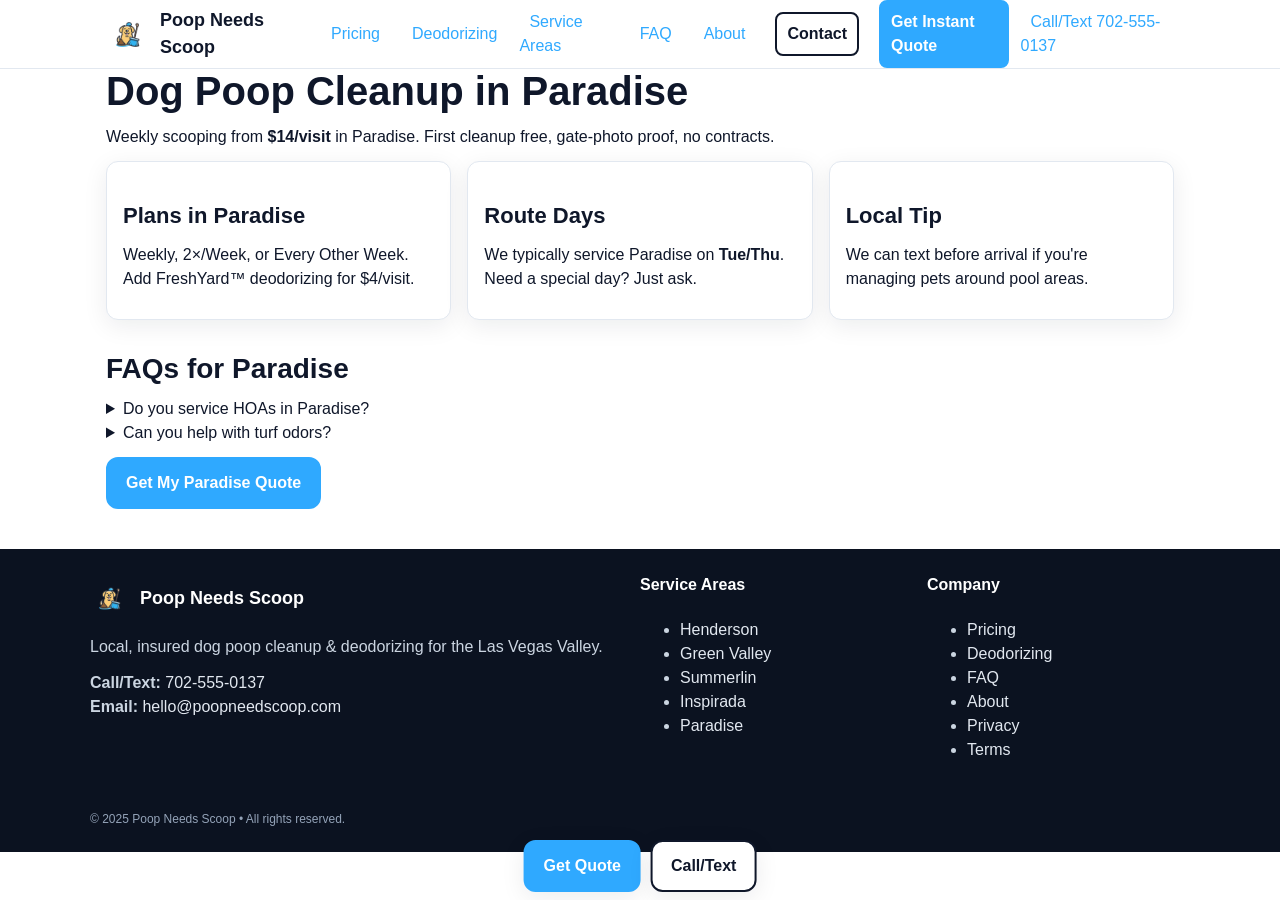
<file: service-areas/paradise/index.html>
<!doctype html>
<html lang="en">
<head>
<meta charset="utf-8">
<meta name="viewport" content="width=device-width, initial-scale=1">
<title>Dog Poop Cleanup Paradise NV | Pet Waste Removal Paradise</title>
<meta name="description" content="Weekly scooping from $14/visit in Paradise. First cleanup free, gate‑photo proof, no contracts.">
<link rel="canonical" href="https://www.poopneedscoop.com/service-areas/paradise/">
<link rel="icon" href="/favicon.ico">
<meta property="og:type" content="website">
<meta property="og:title" content="Dog Poop Cleanup Paradise NV | Pet Waste Removal Paradise">
<meta property="og:description" content="Weekly scooping from $14/visit in Paradise. First cleanup free, gate‑photo proof, no contracts.">
<meta property="og:url" content="https://www.poopneedscoop.com/service-areas/paradise/">
<meta property="og:image" content="/assets/logo.png">
<meta name="theme-color" content="#2FA9FF">
<link rel="preload" as="image" href="/assets/logo.png">
<link rel="stylesheet" href="/assets/css/styles.css">
<script async src="https://www.googletagmanager.com/gtag/js?id=G-XXXXXXXXXX"></script>
<script>
  window.dataLayer = window.dataLayer || [];
  function gtag(){dataLayer.push(arguments);}
  gtag('js', new Date());
  gtag('config', 'G-XXXXXXXXXX');
</script>

</head>
<body>

<header class="site-header" role="banner">
  <div class="container nav">
    <a class="brand" href="/"><img src="/assets/logo.png" alt="Poop Needs Scoop logo" width="44" height="44"><span>Poop Needs Scoop</span></a>
    <button class="nav-toggle" aria-expanded="false" aria-controls="primary-nav" aria-label="Open menu">☰</button>
    <nav id="primary-nav" class="primary-nav" aria-label="Primary">
      <ul>
        <li><a href="/pricing/">Pricing</a></li>
        <li><a href="/deodorizing/">Deodorizing</a></li>
        <li class="has-sub"><a href="/service-areas/">Service Areas</a></li>
        <li><a href="/faq/">FAQ</a></li>
        <li><a href="/about/">About</a></li>
        <li><a class="btn btn-ghost" href="/contact/">Contact</a></li>
        <li><a class="btn btn-primary" data-cta="header-quote" href="/contact/">Get Instant Quote</a></li>
        <li class="phone"><a data-cta="header-call" href="tel:+1-702-555-0137">Call/Text 702-555-0137</a></li>
      </ul>
    </nav>
  </div>
</header>

<main class="container">

<section>
  <h1>Dog Poop Cleanup in Paradise</h1>
  <p>Weekly scooping from <strong>$14/visit</strong> in Paradise. First cleanup free, gate‑photo proof, no contracts.</p>
  <div class="grid-3">
    <div class="card"><h3>Plans in Paradise</h3><p>Weekly, 2×/Week, or Every Other Week. Add FreshYard™ deodorizing for $4/visit.</p></div>
    <div class="card"><h3>Route Days</h3><p>We typically service Paradise on <strong>Tue/Thu</strong>. Need a special day? Just ask.</p></div>
    <div class="card"><h3>Local Tip</h3><p>We can text before arrival if you're managing pets around pool areas.</p></div>
  </div>
  <h2>FAQs for Paradise</h2>
  <details><summary>Do you service HOAs in Paradise?</summary><p>Yes. We can coordinate gate codes or meet with HOA managers as needed.</p></details>
  <details><summary>Can you help with turf odors?</summary><p>Yes—FreshYard™ and our Deep Odor Lift are great for turf. We also offer a pressure‑wash + enzyme service.</p></details>
  <p><a class="btn btn-primary" href="/contact/" data-cta="sa-paradise-quote">Get My Paradise Quote</a></p>
</section>

</main>

<footer class="site-footer">
  <div class="container footer-grid">
    <div>
      <a class="brand" href="/"><img src="/assets/logo.png" width="40" height="40" alt="Poop Needs Scoop logo"><span>Poop Needs Scoop</span></a>
      <p>Local, insured dog poop cleanup & deodorizing for the Las Vegas Valley.</p>
      <p><strong>Call/Text:</strong> <a href="tel:+1-702-555-0137" data-track="click_call">702-555-0137</a><br>
      <strong>Email:</strong> <a href="mailto:hello@poopneedscoop.com">hello@poopneedscoop.com</a></p>
    </div>
    <div>
      <h4>Service Areas</h4>
      <ul>
        <li><a href="/service-areas/henderson/">Henderson</a></li>
        <li><a href="/service-areas/green-valley/">Green Valley</a></li>
        <li><a href="/service-areas/summerlin/">Summerlin</a></li>
        <li><a href="/service-areas/inspirada/">Inspirada</a></li>
        <li><a href="/service-areas/paradise/">Paradise</a></li>
      </ul>
    </div>
    <div>
      <h4>Company</h4>
      <ul>
        <li><a href="/pricing/">Pricing</a></li>
        <li><a href="/deodorizing/">Deodorizing</a></li>
        <li><a href="/faq/">FAQ</a></li>
        <li><a href="/about/">About</a></li>
        <li><a href="/privacy/">Privacy</a></li>
        <li><a href="/terms/">Terms</a></li>
      </ul>
    </div>
  </div>
  <div class="container tiny">© 2025 Poop Needs Scoop • All rights reserved.</div>
</footer>
<div class="sticky-cta">
  <a class="btn btn-primary" data-cta="sticky-quote" href="/contact/">Get Quote</a>
  <a class="btn btn-ghost" data-cta="sticky-call" href="tel:+1-702-555-0137">Call/Text</a>
</div>
<script src="/assets/js/app.js"></script>

</body>
</html>
</file>
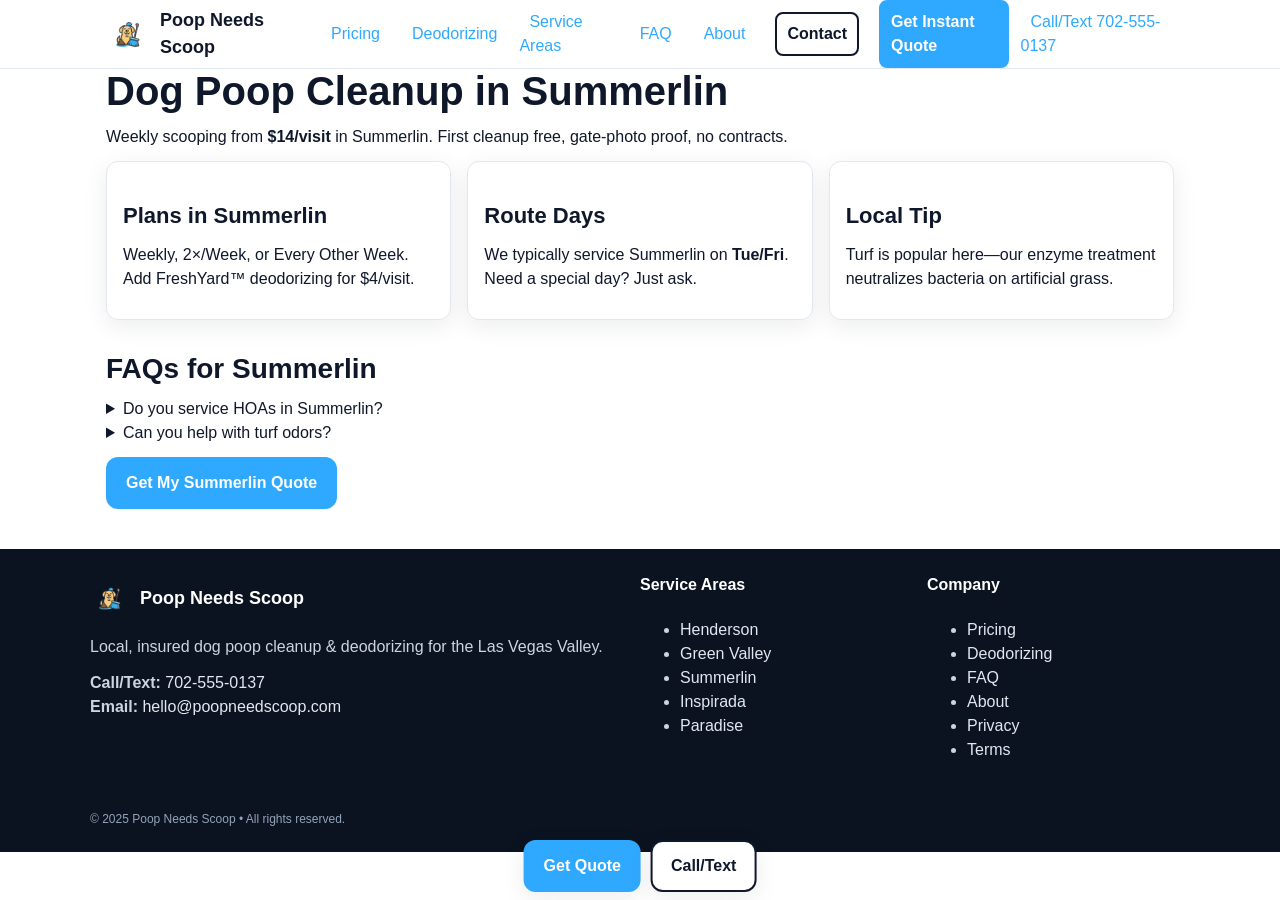
<file: service-areas/summerlin/index.html>
<!doctype html>
<html lang="en">
<head>
<meta charset="utf-8">
<meta name="viewport" content="width=device-width, initial-scale=1">
<title>Dog Poop Cleanup Summerlin NV | Pet Waste Removal Summerlin</title>
<meta name="description" content="Weekly scooping from $14/visit in Summerlin. First cleanup free, gate‑photo proof, no contracts.">
<link rel="canonical" href="https://www.poopneedscoop.com/service-areas/summerlin/">
<link rel="icon" href="/favicon.ico">
<meta property="og:type" content="website">
<meta property="og:title" content="Dog Poop Cleanup Summerlin NV | Pet Waste Removal Summerlin">
<meta property="og:description" content="Weekly scooping from $14/visit in Summerlin. First cleanup free, gate‑photo proof, no contracts.">
<meta property="og:url" content="https://www.poopneedscoop.com/service-areas/summerlin/">
<meta property="og:image" content="/assets/logo.png">
<meta name="theme-color" content="#2FA9FF">
<link rel="preload" as="image" href="/assets/logo.png">
<link rel="stylesheet" href="/assets/css/styles.css">
<script async src="https://www.googletagmanager.com/gtag/js?id=G-XXXXXXXXXX"></script>
<script>
  window.dataLayer = window.dataLayer || [];
  function gtag(){dataLayer.push(arguments);}
  gtag('js', new Date());
  gtag('config', 'G-XXXXXXXXXX');
</script>

</head>
<body>

<header class="site-header" role="banner">
  <div class="container nav">
    <a class="brand" href="/"><img src="/assets/logo.png" alt="Poop Needs Scoop logo" width="44" height="44"><span>Poop Needs Scoop</span></a>
    <button class="nav-toggle" aria-expanded="false" aria-controls="primary-nav" aria-label="Open menu">☰</button>
    <nav id="primary-nav" class="primary-nav" aria-label="Primary">
      <ul>
        <li><a href="/pricing/">Pricing</a></li>
        <li><a href="/deodorizing/">Deodorizing</a></li>
        <li class="has-sub"><a href="/service-areas/">Service Areas</a></li>
        <li><a href="/faq/">FAQ</a></li>
        <li><a href="/about/">About</a></li>
        <li><a class="btn btn-ghost" href="/contact/">Contact</a></li>
        <li><a class="btn btn-primary" data-cta="header-quote" href="/contact/">Get Instant Quote</a></li>
        <li class="phone"><a data-cta="header-call" href="tel:+1-702-555-0137">Call/Text 702-555-0137</a></li>
      </ul>
    </nav>
  </div>
</header>

<main class="container">

<section>
  <h1>Dog Poop Cleanup in Summerlin</h1>
  <p>Weekly scooping from <strong>$14/visit</strong> in Summerlin. First cleanup free, gate‑photo proof, no contracts.</p>
  <div class="grid-3">
    <div class="card"><h3>Plans in Summerlin</h3><p>Weekly, 2×/Week, or Every Other Week. Add FreshYard™ deodorizing for $4/visit.</p></div>
    <div class="card"><h3>Route Days</h3><p>We typically service Summerlin on <strong>Tue/Fri</strong>. Need a special day? Just ask.</p></div>
    <div class="card"><h3>Local Tip</h3><p>Turf is popular here—our enzyme treatment neutralizes bacteria on artificial grass.</p></div>
  </div>
  <h2>FAQs for Summerlin</h2>
  <details><summary>Do you service HOAs in Summerlin?</summary><p>Yes. We can coordinate gate codes or meet with HOA managers as needed.</p></details>
  <details><summary>Can you help with turf odors?</summary><p>Yes—FreshYard™ and our Deep Odor Lift are great for turf. We also offer a pressure‑wash + enzyme service.</p></details>
  <p><a class="btn btn-primary" href="/contact/" data-cta="sa-summerlin-quote">Get My Summerlin Quote</a></p>
</section>

</main>

<footer class="site-footer">
  <div class="container footer-grid">
    <div>
      <a class="brand" href="/"><img src="/assets/logo.png" width="40" height="40" alt="Poop Needs Scoop logo"><span>Poop Needs Scoop</span></a>
      <p>Local, insured dog poop cleanup & deodorizing for the Las Vegas Valley.</p>
      <p><strong>Call/Text:</strong> <a href="tel:+1-702-555-0137" data-track="click_call">702-555-0137</a><br>
      <strong>Email:</strong> <a href="mailto:hello@poopneedscoop.com">hello@poopneedscoop.com</a></p>
    </div>
    <div>
      <h4>Service Areas</h4>
      <ul>
        <li><a href="/service-areas/henderson/">Henderson</a></li>
        <li><a href="/service-areas/green-valley/">Green Valley</a></li>
        <li><a href="/service-areas/summerlin/">Summerlin</a></li>
        <li><a href="/service-areas/inspirada/">Inspirada</a></li>
        <li><a href="/service-areas/paradise/">Paradise</a></li>
      </ul>
    </div>
    <div>
      <h4>Company</h4>
      <ul>
        <li><a href="/pricing/">Pricing</a></li>
        <li><a href="/deodorizing/">Deodorizing</a></li>
        <li><a href="/faq/">FAQ</a></li>
        <li><a href="/about/">About</a></li>
        <li><a href="/privacy/">Privacy</a></li>
        <li><a href="/terms/">Terms</a></li>
      </ul>
    </div>
  </div>
  <div class="container tiny">© 2025 Poop Needs Scoop • All rights reserved.</div>
</footer>
<div class="sticky-cta">
  <a class="btn btn-primary" data-cta="sticky-quote" href="/contact/">Get Quote</a>
  <a class="btn btn-ghost" data-cta="sticky-call" href="tel:+1-702-555-0137">Call/Text</a>
</div>
<script src="/assets/js/app.js"></script>

</body>
</html>
</file>
<file: assets/css/styles.css>
:root{
  --blue:#2FA9FF;
  --blue-hover:#168BE0;
  --slate:#0F172A;
  --sand:#F4E6C8;
  --gold:#F5C26B;
  --muted:#475569;
  --muted-2:#94A3B8;
  --bg:#FFFFFF;
  --radius:12px;
  --shadow:0 6px 24px rgba(15,23,42,.08);
}
*{box-sizing:border-box}
html{scroll-behavior:smooth}
body{
  margin:0;
  font-family: ui-sans-serif, -apple-system, BlinkMacSystemFont, "Segoe UI", Roboto, "Helvetica Neue", Arial, "Noto Sans", "Apple Color Emoji", "Segoe UI Emoji";
  color:var(--slate);
  background:var(--bg);
  line-height:1.5;
  font-size:16px;
}
img{max-width:100%;height:auto}
.container{max-width:1100px;margin:0 auto;padding:0 16px}
h1{font-size:40px;line-height:1.1;margin:0 0 12px}
h2{font-size:28px;line-height:1.2;margin:32px 0 12px}
h3{font-size:22px;line-height:1.3;margin:24px 0 8px}
p{margin:12px 0}
a{color:var(--blue);text-decoration:none}
a:hover{text-decoration:underline}
.btn{display:inline-block;border:2px solid var(--blue);padding:12px 18px;font-weight:600;border-radius:var(--radius);text-decoration:none;transition:all .2s ease;box-shadow:none}
.btn-primary{background:var(--blue);color:#fff;border-color:var(--blue)}
.btn-primary:hover{background:var(--blue-hover);border-color:var(--blue-hover);text-decoration:none}
.btn-ghost{background:#fff;color:var(--slate);border-color:var(--slate)}
.btn-ghost:hover{background:#f1f5f9;color:var(--slate);text-decoration:none}
.site-header{
  position:sticky;top:0;z-index:50;background:#fff;border-bottom:1px solid #e2e8f0
}
.site-header .nav{display:flex;align-items:center;gap:16px;min-height:64px}
.brand{display:flex;align-items:center;gap:10px;font-weight:800;color:var(--slate)}
.brand span{font-size:18px}
.primary-nav ul{display:flex;align-items:center;gap:12px;list-style:none;margin:0;padding:0}
.primary-nav a{padding:8px 10px;border-radius:8px}
.primary-nav .btn{margin-left:8px}
.nav-toggle{display:none;margin-left:auto;background:transparent;border:0;font-size:26px}
.hero{background:linear-gradient(180deg, #EAF6FF 0%, #fff 60%)}
.hero .wrap{display:grid;grid-template-columns:1.1fr .9fr;gap:24px;align-items:center;padding:32px 0 24px}
.hero .badges{display:flex;flex-wrap:wrap;gap:10px;margin:10px 0}
.badge{background:#fff;border:1px solid #e2e8f0;border-radius:999px;padding:6px 12px;font-size:14px}
.hero .cta-group{display:flex;gap:12px;margin-top:14px;flex-wrap:wrap}
.trust{display:grid;grid-template-columns:repeat(5,1fr);gap:12px;margin:24px 0}
.trust .card{background:#fff;border:1px solid #e2e8f0;border-radius:var(--radius);padding:14px;text-align:center}
.grid-3{display:grid;grid-template-columns:repeat(3,1fr);gap:16px}
.card{background:#fff;border:1px solid #e2e8f0;border-radius:var(--radius);padding:16px;box-shadow:var(--shadow)}
.plan-price{font-size:18px;font-weight:700}
.plan ul{margin:0 0 8px 18px}
.process{display:grid;grid-template-columns:repeat(3,1fr);gap:16px}
.reviews{display:grid;grid-template-columns:repeat(3,1fr);gap:16px}
.review{border-left:4px solid var(--blue);padding:8px 12px;background:#fff;border-radius:var(--radius)}
.service-cards{display:grid;grid-template-columns:repeat(5,1fr);gap:12px}
.service-cards a{display:block;padding:14px;border:1px solid #e2e8f0;border-radius:var(--radius);text-align:center;background:#fff}
.faq details{border:1px solid #e2e8f0;border-radius:var(--radius);padding:10px 12px;background:#fff;margin-bottom:10px}
.site-footer{background:#0b1220;color:#cbd5e1;margin-top:40px}
.site-footer a{color:#e2e8f0}
.footer-grid{display:grid;grid-template-columns:2fr 1fr 1fr;gap:24px;padding:24px 0}
.footer-grid h4{margin-top:0;color:#fff}
.footer-grid .brand span{color:#fff}
.tiny{font-size:12px;padding:8px 0 24px;color:#94a3b8}
.sticky-cta{position:fixed;bottom:8px;left:50%;transform:translateX(-50%);display:flex;gap:10px;z-index:60}
.sticky-cta .btn{box-shadow:var(--shadow)}
@media (max-width:960px){
  .hero .wrap{grid-template-columns:1fr}
  .trust{grid-template-columns:repeat(2,1fr)}
  .grid-3,.process,.reviews{grid-template-columns:1fr}
  .service-cards{grid-template-columns:repeat(2,1fr)}
  .footer-grid{grid-template-columns:1fr}
  .nav-toggle{display:inline-block}
  .primary-nav{display:none;position:absolute;top:64px;left:0;right:0;background:#fff;border-bottom:1px solid #e2e8f0}
  .primary-nav.open{display:block}
  .primary-nav ul{flex-direction:column;align-items:flex-start;padding:12px}
  .primary-nav .phone{margin:6px 0 12px}
}
/* Forms */
form{background:#fff;border:1px solid #e2e8f0;border-radius:var(--radius);padding:16px;box-shadow:var(--shadow)}
label{display:block;margin:10px 0 6px}
input,select,textarea{width:100%;padding:10px;border:1px solid #cbd5e1;border-radius:8px}
input[type=checkbox]{width:auto}
.form-row{display:grid;grid-template-columns:1fr 1fr;gap:12px}
.form-actions{display:flex;gap:12px;margin-top:10px}
.notice{background:#f1f5f9;border-left:4px solid var(--blue);padding:12px;border-radius:8px}
.small{font-size:14px;color:var(--muted)}
/* Modal */
.modal{{position:fixed;inset:0;background:rgba(15,23,42,.5);display:none;align-items:center;justify-content:center;z-index:80}}
.modal.open{{display:flex}}
.modal .panel{{background:#fff;border-radius:12px;padding:16px;max-width:560px;width:92%}}
.modal .close{{float:right;background:transparent;border:0;font-size:22px}}
</file>
